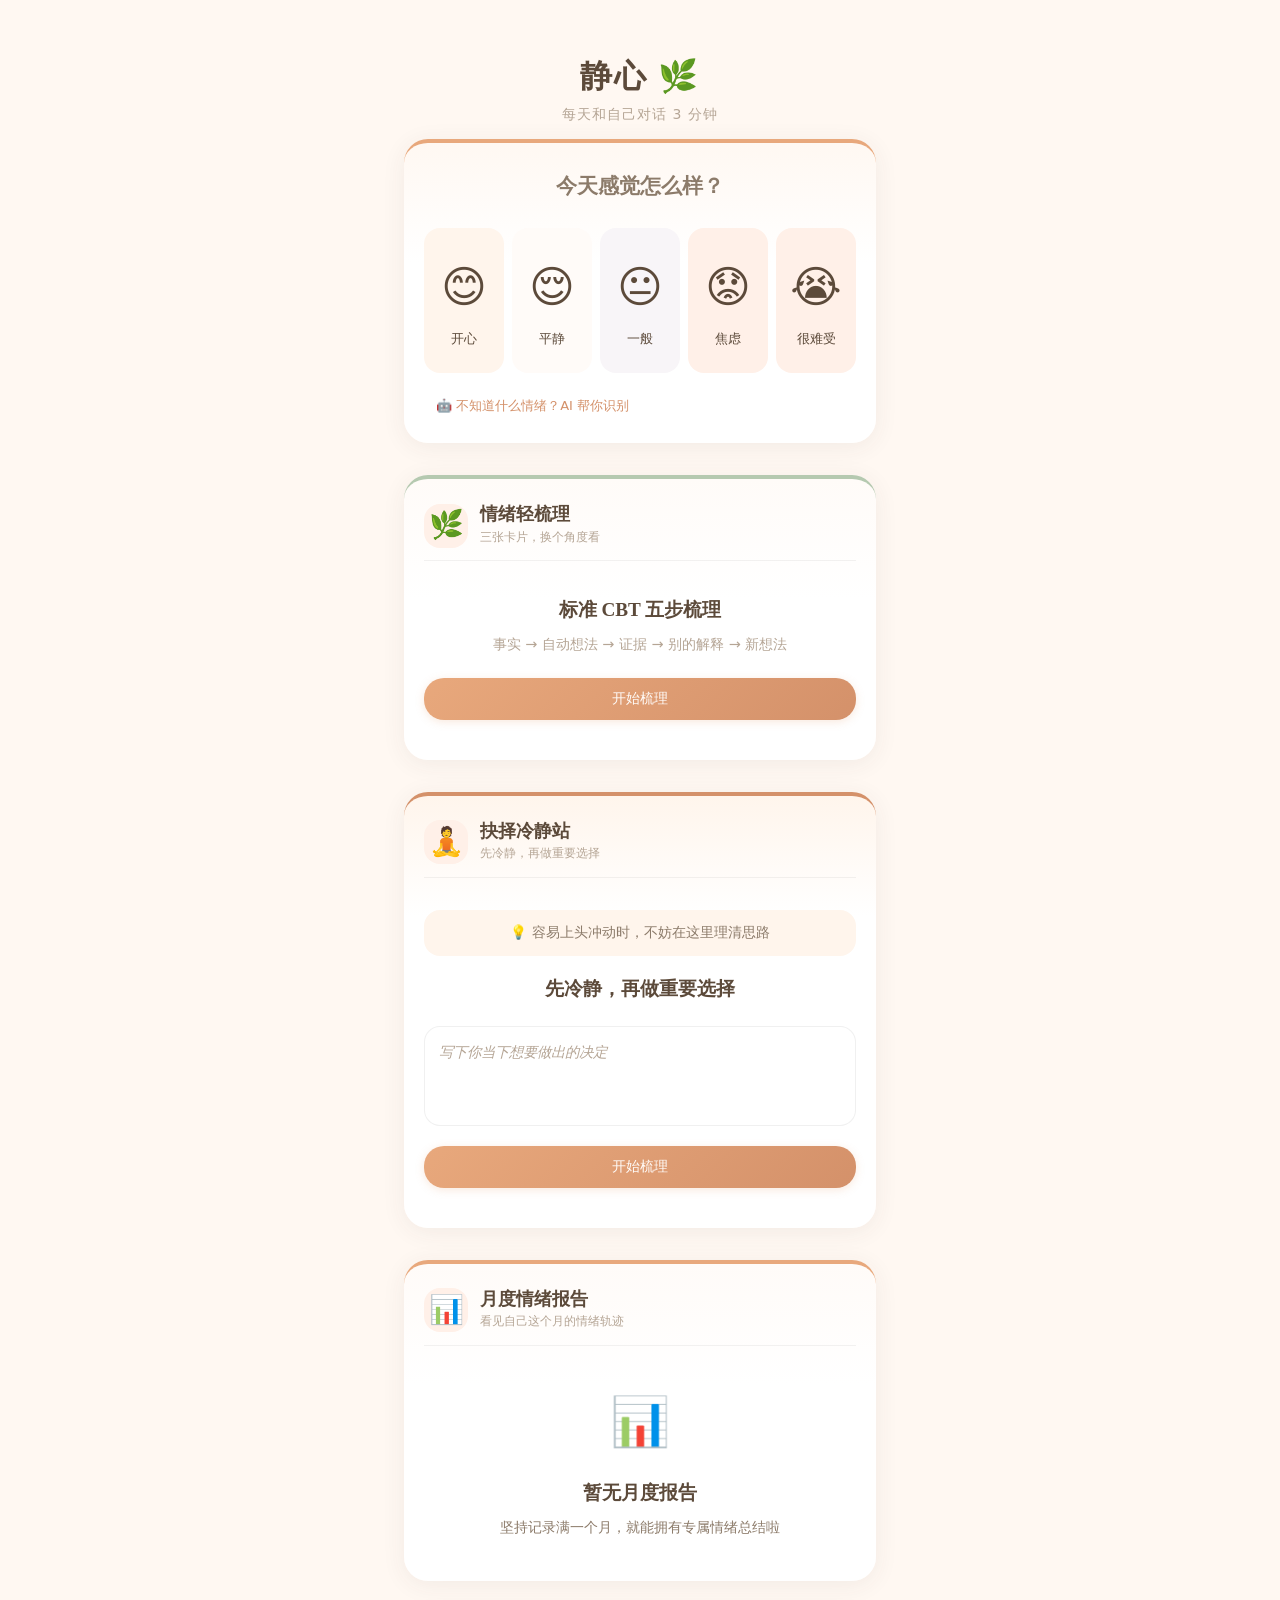
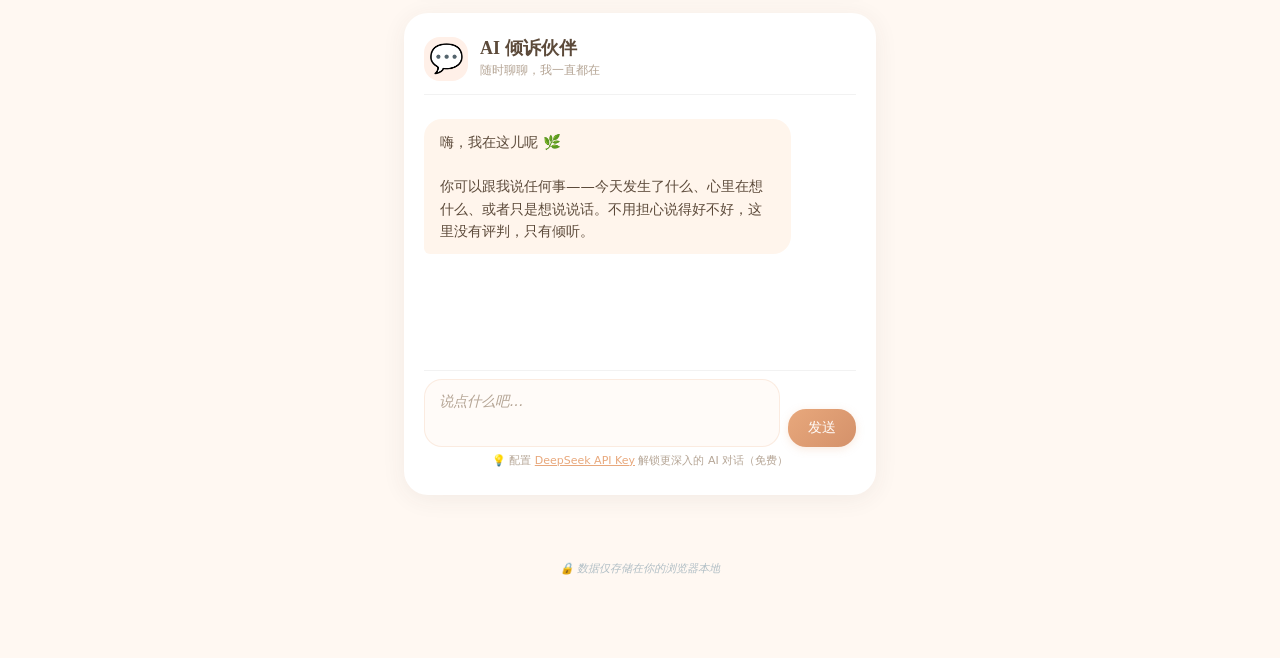
<file: index.html>
<!DOCTYPE html>
<html lang="zh-CN">
<head>
  <meta charset="UTF-8">
  <meta name="viewport" content="width=device-width, initial-scale=1.0, viewport-fit=cover">
  <meta name="apple-mobile-web-app-capable" content="yes">
  <meta name="apple-mobile-web-app-status-bar-style" content="default">
  <meta name="apple-mobile-web-app-title" content="静心">
  <meta name="mobile-web-app-capable" content="yes">
  <meta name="theme-color" content="#FFF8F0">
  <meta name="description" content="静心 — 看见焦虑，记录成长">
  <title>静心</title>

  <link rel="manifest" href="manifest.json">
  <link rel="icon" type="image/svg+xml" href="data:image/svg+xml,<svg xmlns='http://www.w3.org/2000/svg' viewBox='0 0 32 32'><circle cx='16' cy='16' r='14' fill='%23E8906A'/><text x='16' y='22' text-anchor='middle' font-size='18' fill='white'>静</text></svg>">

  <link rel="stylesheet" href="css/tokens.css?v=3">
  <link rel="stylesheet" href="css/base.css?v=3">
  <link rel="stylesheet" href="css/page.css?v=4">
  <link rel="stylesheet" href="css/features/anxiety-journal.css?v=4">
</head>
<body>

  <main id="page-container">

    <!-- ===== Page Header ===== -->
    <header class="page-header">
      <h1 class="page-title">静心 🌿</h1>
      <p class="page-subtitle">每天和自己对话 3 分钟</p>
    </header>

    <!-- ===== 今天 ===== -->
    <section class="page-card" id="view-checkin">
      <div class="card-body" id="checkin-body"></div>
    </section>

    <!-- ===== 核心二：轻量CBT ===== -->
    <section class="page-card" id="view-cbt">
      <div class="card-header">
        <span class="card-icon">🌿</span>
        <div><h2>情绪轻梳理</h2><p class="text-muted">三张卡片，换个角度看</p></div>
      </div>
      <div class="card-body" id="cbt-body"></div>
    </section>

    <!-- ===== 核心三：抉择冷静站 ===== -->
    <section class="page-card" id="view-decision">
      <div class="card-header">
        <span class="card-icon">🧘</span>
        <div><h2>抉择冷静站</h2><p class="text-muted">先冷静，再做重要选择</p></div>
      </div>
      <div class="card-body" id="decision-body"></div>
    </section>

    <!-- ===== 核心四：月度报告 ===== -->
    <section class="page-card" id="view-report">
      <div class="card-header">
        <span class="card-icon">📊</span>
        <div><h2>月度情绪报告</h2><p class="text-muted">看见自己这个月的情绪轨迹</p></div>
      </div>
      <div class="card-body" id="report-body"></div>
    </section>

    <!-- ===== AI 倾诉 ===== -->
    <section class="page-card" id="view-chat">
      <div class="card-header">
        <span class="card-icon">💬</span>
        <div><h2>AI 倾诉伙伴</h2><p class="text-muted">随时聊聊，我一直都在</p></div>
      </div>
      <div class="card-body" id="chat-body"></div>
    </section>

    <!-- ===== Footer ===== -->
    <footer class="page-footer">
      <p style="font-size:11px;color:#B0BEC5">🔒 数据仅存储在你的浏览器本地</p>
    </footer>

  </main>

  <script src="js/storage.js?v=5"></script>
  <script src="js/app.js?v=5"></script>
  <script src="js/features/checkin.js?v=5"></script>
  <script src="js/features/light-cbt.js?v=5"></script>
  <script src="js/features/decision.js?v=5"></script>
  <script src="js/features/report.js?v=5"></script>
  <script src="js/features/chat.js?v=5"></script>
  <script>
    if ('serviceWorker' in navigator) {
      navigator.serviceWorker.register('sw.js').catch(() => {});
    }
  </script>
</body>
</html>
</file>
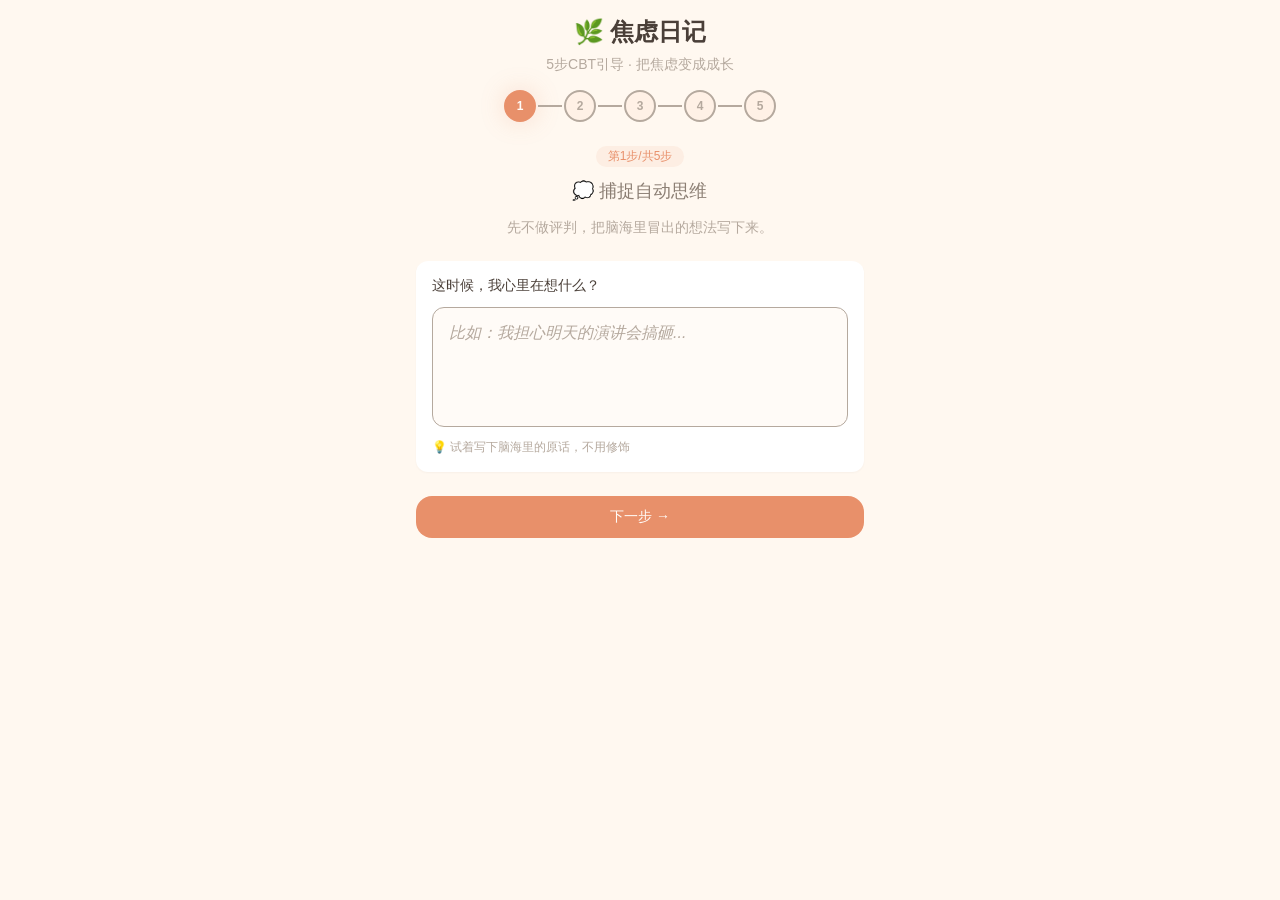
<file: anxiety.html>
<!DOCTYPE html>
<html lang="zh-CN">
<head>
<meta charset="UTF-8">
<meta name="viewport" content="width=device-width,initial-scale=1.0">
<title>焦虑日记 - 静心</title>
<style>
:root{--color-bg-primary:#FFF8F0;--color-bg-secondary:#FFF1E6;--color-bg-card:#FFFFFF;--color-bg-input:#FFFBF7;--color-accent:#E8906A;--color-accent-light:#F5C4A6;--color-accent-dark:#C5704A;--color-green:#A3B5A6;--color-green-dark:#7A8F7D;--color-text-primary:#4A3F38;--color-text-secondary:#8C7F74;--color-text-muted:#B5A99E;--color-text-inverse:#FFFBF7;--color-anxiety-low:#A3B5A6;--color-anxiety-med:#E8C96A;--color-anxiety-high:#E8906A;--color-anxiety-severe:#D4686A;--font-sans:'Segoe UI','Microsoft YaHei',sans-serif;--font-serif:'Noto Serif SC','SimSun','Georgia',serif;--font-size-xs:0.75rem;--font-size-sm:0.875rem;--font-size-base:1rem;--font-size-md:1.125rem;--font-size-lg:1.375rem;--font-size-xl:1.75rem;--font-size-xxl:2.25rem;--font-weight-normal:400;--font-weight-medium:500;--font-weight-semibold:600;--line-height-tight:1.3;--line-height-normal:1.6;--line-height-relaxed:1.8;--space-xs:0.5rem;--space-sm:0.75rem;--space-md:1rem;--space-lg:1.5rem;--space-xl:2rem;--space-xxl:3rem;--radius-sm:8px;--radius-md:12px;--radius-lg:16px;--radius-full:9999px;--shadow-xs:0 1px 2px rgba(74,63,56,0.04);--shadow-sm:0 2px 8px rgba(74,63,56,0.06);--shadow-md:0 4px 16px rgba(74,63,56,0.08);--shadow-glow-amber:0 0 24px rgba(232,144,106,0.25);--transition-fast:150ms ease;--transition-normal:300ms ease;--transition-slow:500ms ease}
*,*::before,*::after{box-sizing:border-box;margin:0;padding:0}
body{font-family:var(--font-sans);font-size:var(--font-size-base);color:var(--color-text-primary);background:var(--color-bg-primary);overflow-y:auto;padding:16px;max-width:480px;margin:0 auto}
h2{font-family:var(--font-serif);text-align:center;margin-bottom:8px}
h3{font-family:var(--font-sans);font-size:var(--font-size-md);margin-bottom:var(--space-md);color:var(--color-text-secondary);font-weight:var(--font-weight-normal)}
textarea{font-family:var(--font-sans);font-size:var(--font-size-base);color:var(--color-text-primary);background:var(--color-bg-input);border:1px solid var(--color-text-muted);border-radius:var(--radius-md);padding:var(--space-sm) var(--space-md);line-height:var(--line-height-normal);width:100%;resize:none;min-height:120px}
textarea:focus{border-color:var(--color-accent);box-shadow:0 0 0 3px rgba(232,144,106,0.12);outline:none}
::placeholder{color:var(--color-text-muted);font-style:italic}
button{font-family:var(--font-sans);font-size:var(--font-size-sm);font-weight:var(--font-weight-medium);cursor:pointer;border:none;border-radius:var(--radius-md);padding:var(--space-xs) var(--space-lg);transition:all var(--transition-fast)}
.btn-primary{background:var(--color-accent);color:var(--color-text-inverse);padding:var(--space-sm) var(--space-xl);border-radius:var(--radius-lg)}
.btn-secondary{background:transparent;color:var(--color-accent);border:1.5px solid var(--color-accent);border-radius:var(--radius-lg)}
.text-muted{color:var(--color-text-muted);font-size:var(--font-size-sm)}
.cbt-guide{text-align:center;margin-bottom:var(--space-lg)}
.step-badge{display:inline-block;font-size:var(--font-size-xs);color:var(--color-accent);background:rgba(232,144,106,0.1);padding:2px 12px;border-radius:var(--radius-full);margin-bottom:var(--space-sm)}
.cbt-explain{font-size:var(--font-size-sm);color:var(--color-text-muted)}
.cbt-card{background:var(--color-bg-card);border-radius:var(--radius-md);padding:var(--space-md);margin-bottom:var(--space-md);box-shadow:var(--shadow-xs)}
.cbt-label{display:block;font-size:var(--font-size-sm);font-weight:var(--font-weight-medium);color:var(--color-text-primary);margin-bottom:var(--space-sm)}
.cbt-hint{font-size:var(--font-size-xs);color:var(--color-text-muted);margin-top:var(--space-xs)}
.step-indicators{display:flex;align-items:center;justify-content:center;margin-bottom:var(--space-lg)}
.step{width:32px;height:32px;border-radius:50%;background:var(--color-bg-secondary);border:2px solid var(--color-text-muted);display:flex;align-items:center;justify-content:center;font-size:var(--font-size-xs);font-weight:var(--font-weight-semibold);color:var(--color-text-muted);transition:all var(--transition-normal)}
.step.active{background:var(--color-accent);border-color:var(--color-accent);color:var(--color-text-inverse);box-shadow:var(--shadow-glow-amber)}
.step.done{background:var(--color-green);border-color:var(--color-green);color:var(--color-text-inverse)}
.step-line{width:24px;height:2px;background:var(--color-text-muted);margin:0 2px;transition:background var(--transition-normal)}
.step-line.done{background:var(--color-green)}
.step-nav{display:flex;gap:var(--space-md);margin-top:var(--space-lg)}
.step-nav button{flex:1}
.anxiety-slider-container{text-align:center;padding:var(--space-sm) 0}
.anxiety-level-display{font-size:var(--font-size-xxl);font-weight:var(--font-weight-semibold);font-family:var(--font-serif);margin:var(--space-sm) 0;transition:color var(--transition-fast)}
.anxiety-slider{width:100%;-webkit-appearance:none;appearance:none;height:8px;border-radius:var(--radius-full);background:linear-gradient(to right,var(--color-anxiety-low) 0%,var(--color-anxiety-med) 33%,var(--color-anxiety-high) 66%,var(--color-anxiety-severe) 100%);outline:none}
.anxiety-slider::-webkit-slider-thumb{-webkit-appearance:none;width:28px;height:28px;border-radius:50%;background:white;border:3px solid var(--color-accent);cursor:pointer;box-shadow:var(--shadow-sm)}
.anxiety-labels{display:flex;justify-content:space-between;margin-top:var(--space-xs);font-size:var(--font-size-xs);color:var(--color-text-muted)}
.emotion-tags{display:flex;flex-wrap:wrap;gap:4px}
.emotion-tag{display:inline-block;padding:4px 12px;border-radius:var(--radius-full);font-size:var(--font-size-sm);background:var(--color-bg-secondary);color:var(--color-text-secondary);cursor:pointer;transition:all var(--transition-fast);border:1.5px solid transparent;user-select:none}
.emotion-tag.selected{background:rgba(232,144,106,0.15);color:var(--color-accent-dark);border-color:var(--color-accent-light);font-weight:var(--font-weight-medium)}
.cbt-self-note{background:linear-gradient(135deg,#FFFBF7 0%,#FFF8F0 100%);border:1px solid rgba(232,144,106,0.15)}
.self-note-header{display:flex;align-items:center;gap:var(--space-xs);font-weight:var(--font-weight-semibold);color:var(--color-accent-dark);margin-bottom:var(--space-sm)}
.self-note-textarea{min-height:200px!important;font-family:var(--font-serif);line-height:var(--line-height-relaxed);background:transparent!important;border:none!important}
.cbt-soothe-card{background:var(--color-bg-card);border-radius:var(--radius-md);padding:var(--space-lg);margin-top:var(--space-md);border-left:4px solid var(--color-accent);box-shadow:var(--shadow-xs)}
.soothe-text{font-family:var(--font-serif);font-size:var(--font-size-md);color:var(--color-text-primary);line-height:var(--line-height-relaxed);font-style:italic}
.completion-card{text-align:center;padding:var(--space-xxl) var(--space-md);background:var(--color-bg-secondary);border-radius:var(--radius-lg)}
.completion-icon{font-size:56px;margin-bottom:var(--space-md)}
.completion-card h3{font-family:var(--font-serif);color:var(--color-green-dark)}
.completion-quote{margin-top:var(--space-lg);padding:var(--space-md);background:white;border-radius:var(--radius-md);display:inline-block}
.completion-quote p{font-family:var(--font-serif);font-style:italic;color:var(--color-accent-dark)}
.fade-in{animation:fadeIn var(--transition-normal) ease forwards}
@keyframes fadeIn{from{opacity:0;transform:translateY(8px)}to{opacity:1;transform:translateY(0)}}
.analysis-card{border-left:4px solid var(--color-accent)!important}
.analysis-header{display:flex;align-items:center;gap:8px;margin-bottom:4px}
.analysis-icon{font-size:20px}.analysis-name{font-weight:600;font-size:15px;color:var(--color-accent-dark)}
.analysis-desc{font-size:13px;color:var(--color-text-secondary);margin-bottom:4px}
.analysis-explain{font-size:12px;color:var(--color-green-dark)}
</style>
</head>
<body>

<h2>🌿 焦虑日记</h2>
<p class="text-muted" style="text-align:center;margin-bottom:16px">5步CBT引导 · 把焦虑变成成长</p>

<div class="step-indicators" id="steps">
  <div class="step active"><span>1</span></div><div class="step-line"></div>
  <div class="step"><span>2</span></div><div class="step-line"></div>
  <div class="step"><span>3</span></div><div class="step-line"></div>
  <div class="step"><span>4</span></div><div class="step-line"></div>
  <div class="step"><span>5</span></div>
</div>

<div id="content"></div>
<div class="step-nav" id="nav"></div>

<script>
// ===== DATA =====
const EMOTIONS = ['焦虑','恐惧','担忧','烦躁','不安','无助','沮丧','愤怒','自责','疲惫','孤独','迷茫','自卑','紧张','失落'];
const SOOTHE = {
  1:'轻轻的波动。你已经有了觉察，这就是成长的开始。',
  2:'小小的不安。你完全有能力把它变成前行的动力。',
  3:'轻微的焦虑是成长的信号。它在提醒你什么对你重要。',
  4:'这些情绪是你内心深处在乎的东西在说话。听一听，然后往前走。',
  5:'这种不舒服其实是你在突破舒适区。回头看时会感谢现在的自己。',
  6:'你的感受很重要，但它不定义你。每一次面对，你都在变强。',
  7:'真的很难，但你在这里面对它，这本身就证明了你有多勇敢。',
  8:'痛苦是暂时的，而你从中获得的力量是永久的。',
  9:'我知道这很难。你比自己想象的更坚韧，这次经历会让你成长。',
  10:'这是最不舒服的时刻，也是最大的成长机会。你已经迈出了最重要的一步。'
};
const QUOTES = ['使你成长的不是焦虑本身，而是你选择面对它的勇气。','每一次不舒服，都是成长的信号。你在变好。','回头看时你会发现：这些经历让你更了解自己。','你不是在逃避，你是在学习。这就是成长。','今天比昨天多了解自己一点，这就是胜利。'];

// ===== STATE =====
let step = 1;
const TOTAL = 5;
const data = { worry:'', anxietyLevel:5, emotions:[], evidence:{forThought:'',againstThought:'',alternatives:'',factVsFeeling:'',observerView:''}, reframe:{balancedThought:'',actionPlan:'',growthInsight:'',futureSelf:'',friendAdvice:'',aiAnalysis:''}, _selfNote:'' };

// ===== HELPERS =====
const $ = id => document.getElementById(id);
const esc = s => { const d=document.createElement('div'); d.textContent=s||''; return d.innerHTML; };
const colors = l => ({1:'var(--color-anxiety-low)',2:'var(--color-anxiety-low)',3:'var(--color-anxiety-low)',4:'var(--color-anxiety-med)',5:'var(--color-anxiety-med)',6:'var(--color-anxiety-med)',7:'var(--color-anxiety-high)',8:'var(--color-anxiety-high)',9:'var(--color-anxiety-severe)',10:'var(--color-anxiety-severe)'})[l];

// ===== 认知扭曲分析引擎 =====
function analyzeDistortions(text) {
  if (!text || text.length < 5) return [];
  const found = [];
  const patterns = [
    { name: '灾难化', icon: '🌪️', desc: '把事情的后果想得比实际情况严重得多', explain: '你的大脑正在放大最坏的可能性。试着问自己：最坏情况真的会发生吗？概率有多大？', rules: [/完蛋|毁了|完了|无法承受|活不下去|最可怕|极其严重/] },
    { name: '读心术', icon: '🔮', desc: '假设自己知道别人在想什么（通常是负面的）', explain: '你无法真正知道别人心里怎么想。与其猜测，不如直接沟通，或者接受"不确定"本身。', rules: [/TA.{0,3}(一定|肯定|绝对|必然|就是)/, /(觉得我|认为我|看我|讨厌我|嫌弃我|笑话我)/] },
    { name: '非黑即白', icon: '⚫⚪', desc: '把事情看成非好即坏，没有中间地带', explain: '现实世界大多数事情在灰色地带。不完美≠失败，有缺点≠不够好。', rules: [/必须|绝对要|否则就|要么.*要么|不.*就/] },
    { name: '过度概括', icon: '🔁', desc: '从单一事件得出广泛结论', explain: '一次不代表永远，一件事不代表全部。试着限定在具体情境中看问题。', rules: [/总是|从来不|每次|从来没|回回|一辈子/] },
    { name: '情绪推理', icon: '💭', desc: '把感受当作事实："我感觉不好，所以事情一定很糟"', explain: '感受不等于事实。焦虑是一种情绪，不是对现实的准确判断。', rules: [/我感觉.{0,5}(所以|一定|肯定)|我害怕.{0,5}所以|我焦虑.{0,5}所以/] },
    { name: '个人化', icon: '🎯', desc: '把所有责任都归咎于自己', explain: '很多事情不是单方面的。试着分清你的责任和别人的责任，把不属于你的那部分还回去。', rules: [/都是我|怪我|是我的错|我不够|我不配|我太差/] },
    { name: '负面过滤', icon: '🔍', desc: '只看到负面信息，忽略积极因素', explain: '你的注意力被焦虑劫持了。试着刻意找出三个积极的信号或可能。', rules: [/只看到|全都是坏的|一点好的都没有|完全没有|什么都没有/] },
  ];

  for (const p of patterns) {
    let matched = false;
    for (const rule of p.rules) {
      if (rule.test(text)) { matched = true; break; }
    }
    if (matched) found.push(p);
  }
  return found;
}

function updateSteps(){
  document.querySelectorAll('#steps .step').forEach((s,i)=>{
    s.classList.remove('active','done');
    if(i+1<step) s.classList.add('done');
    if(i+1===step) s.classList.add('active');
  });
  document.querySelectorAll('.step-line').forEach((l,i)=>{ l.classList.toggle('done',i+1<step); });
}

function renderNav(){
  if(step==='3.5') return; // 分析页自己处理按钮
  let h='';
  if(step>1) h+=`<button class="btn-secondary" id="btn-prev">← 上一步</button>`;
  if(step<TOTAL) h+=`<button class="btn-primary" id="btn-next" style="margin-left:auto">下一步 →</button>`;
  else h+=`<button class="btn-primary" id="btn-save" style="margin-left:auto">💾 保存</button>`;
  $('nav').innerHTML=h;
  const pb=$('btn-prev'), nb=$('btn-next'), sb=$('btn-save');
  if(pb) pb.onclick=()=>{ step--; render(); };
  if(nb) nb.onclick=()=>{ if(step===3){step='3.5'}else{step++}; render(); };
  if(sb) sb.onclick=save;
}

// ===== RENDER =====
function render(){
  updateSteps();
  switch(step){
    case 1: // 自动思维
      $('content').innerHTML=`
        <div class="cbt-guide"><span class="step-badge">第1步/共5步</span><h3>💭 捕捉自动思维</h3><p class="cbt-explain">先不做评判，把脑海里冒出的想法写下来。</p></div>
        <div class="cbt-card"><label class="cbt-label">这时候，我心里在想什么？</label>
        <textarea id="inp-worry" placeholder="比如：我担心明天的演讲会搞砸...">${esc(data.worry)}</textarea>
        <p class="cbt-hint">💡 试着写下脑海里的原话，不用修饰</p></div>`;
      $('inp-worry').oninput=e=>{ data.worry=e.target.value; };
      break;
    case 2: // 情绪识别
      const tags=EMOTIONS.map(em=>`<span class="emotion-tag${data.emotions.includes(em)?' selected':''}" data-em="${em}">${em}</span>`).join('');
      $('content').innerHTML=`
        <div class="cbt-guide"><span class="step-badge">第2步/共5步</span><h3>🎯 识别情绪</h3><p class="cbt-explain">给情绪命名，帮助大脑从"混乱"切换到"观察"。</p></div>
        <div class="cbt-card"><label class="cbt-label">这种焦虑有多强烈？</label>
        <div class="anxiety-slider-container"><div class="anxiety-level-display" style="color:${colors(data.anxietyLevel)}">${data.anxietyLevel}</div>
        <input type="range" min="1" max="10" value="${data.anxietyLevel}" class="anxiety-slider" id="inp-level">
        <div class="anxiety-labels"><span>一点点</span><span>无法承受</span></div></div></div>
        <div class="cbt-card"><label class="cbt-label">我感受到了哪些情绪？（可多选）</label>
        <div class="emotion-tags" id="emotion-tags">${tags}</div>
        <p class="cbt-hint" id="emotion-hint">${data.emotions.length>0?'已选 '+data.emotions.length+' 个':'💡 点击标签选择'}</p></div>`;
      $('inp-level').oninput=e=>{ data.anxietyLevel=parseInt(e.target.value); document.querySelector('.anxiety-level-display').textContent=data.anxietyLevel; document.querySelector('.anxiety-level-display').style.color=colors(data.anxietyLevel); };
      document.querySelectorAll('.emotion-tag').forEach(t=>{ t.onclick=()=>{ const em=t.dataset.em; const i=data.emotions.indexOf(em); if(i>=0){data.emotions.splice(i,1);t.classList.remove('selected')}else{data.emotions.push(em);t.classList.add('selected')}; const h=$('emotion-hint'); if(h)h.textContent=data.emotions.length>0?'已选 '+data.emotions.length+' 个':'💡 点击标签选择'; }; });
      break;
    case 3: // 客观分析（增强版）
      const w=data.worry?data.worry.substring(0,40)+'...':'这个想法';
      $('content').innerHTML=`
        <div class="cbt-guide"><span class="step-badge">第3步/共5步</span><h3>🔍 客观分析</h3><p class="cbt-explain">像一个冷静的侦探，不带情绪地审视「${w}」</p></div>

        <div class="cbt-card"><label class="cbt-label">📋 支持这个想法的证据有哪些？（只写客观事实，不写感受）</label><textarea id="inp-for" placeholder="比如：确实有一次类似的事情发生了。老板的确皱了一下眉头。">${esc(data.evidence.forThought)}</textarea></div>

        <div class="cbt-card"><label class="cbt-label">❌ 反对这个想法的证据有哪些？</label><textarea id="inp-against" placeholder="比如：之前五次类似情况都顺利通过了。老板今天对所有方案都皱了眉，不是针对我。">${esc(data.evidence.againstThought)}</textarea></div>

        <div class="cbt-card"><label class="cbt-label">🔄 这件事还有其他可能的解释吗？</label><textarea id="inp-alt" placeholder="比如：TA没回复可能是太忙了，不一定是讨厌我。面试官表情严肃可能只是累了。">${esc(data.evidence.alternatives)}</textarea></div>

        <div class="cbt-card" style="background:linear-gradient(135deg,#FFFBF7,rgba(163,181,166,0.06));border:1px solid rgba(163,181,166,0.15)"><label class="cbt-label">🏛️ 区分一下：哪些是客观事实，哪些是我的感受/猜测？</label><textarea id="inp-fact" placeholder="事实：TA没有回复我的消息。&#10;我的感受/猜测：TA讨厌我，故意不理我。&#10;&#10;把事实和猜测分开，往往能发现很多猜测缺乏证据。">${esc(data.evidence.factVsFeeling)}</textarea></div>

        <div class="cbt-card" style="background:linear-gradient(135deg,#FFFBF7,rgba(163,181,166,0.06));border:1px solid rgba(163,181,166,0.15)"><label class="cbt-label">👁️ 一个完全不了解我的旁观者，看到这些事实会得出什么结论？</label><textarea id="inp-observer" placeholder="如果是一个路人看到同样的信息，TA会怎么想？&#10;旁观者往往比我们自己更客观。">${esc(data.evidence.observerView)}</textarea><p class="cbt-hint">💡 这一步帮你跳出自己的情绪漩涡，看到更客观的画面</p></div>`;
      $('inp-for').oninput=e=>{data.evidence.forThought=e.target.value};
      $('inp-against').oninput=e=>{data.evidence.againstThought=e.target.value};
      $('inp-alt').oninput=e=>{data.evidence.alternatives=e.target.value};
      $('inp-fact').oninput=e=>{data.evidence.factVsFeeling=e.target.value};
      $('inp-observer').oninput=e=>{data.evidence.observerView=e.target.value};
      break;
    case '3.5': // 分析结果（步骤3完成后自动展示）
      const distortions=analyzeDistortions(data.worry);
      data._distortions=distortions;
      if(distortions.length>0){
        $('content').innerHTML=`
          <div class="cbt-guide"><span class="step-badge">✨ 自动分析</span><h3>🧠 检测到可能的思维模式</h3><p class="cbt-explain">根据你写下的内容，发现以下常见的思维陷阱（仅供参考）</p></div>
          ${distortions.map(d=>`
            <div class="cbt-card analysis-card fade-in" style="border-left:4px solid var(--color-accent)">
              <div class="analysis-header"><span class="analysis-icon">${d.icon}</span><span class="analysis-name">${d.name}</span></div>
              <p class="analysis-desc">${d.desc}</p>
              <p class="analysis-explain">💡 ${d.explain}</p>
            </div>
          `).join('')}
          <div class="cbt-card" style="background:var(--color-bg-secondary);text-align:center">
            <p style="font-size:14px;color:var(--color-text-secondary)">这些模式是大脑的"快捷方式"——它们曾经保护过我们，但现在可能帮倒忙了。<br><br>识别它们，就是改变的第一步。🌱</p>
          </div>`;
      } else {
        $('content').innerHTML=`
          <div class="cbt-guide"><span class="step-badge">✨ 自动分析</span><h3>🧠 思维模式分析</h3><p class="cbt-explain">未检测到明显的思维陷阱模式——你的想法似乎比较平衡。</p></div>
          <div class="cbt-card" style="background:var(--color-bg-secondary);text-align:center">
            <p style="font-size:14px;color:var(--color-green-dark)">👍 很好！你描述的方式比较客观。但没关系，后面的步骤一样能帮助你梳理思路。</p>
          </div>`;
      }
      $('nav').innerHTML=`
        <button class="btn-secondary" id="btn-prev" style="flex:1">← 返回修改</button>
        <button class="btn-primary" id="btn-next" style="flex:1">继续下一步 →</button>`;
      $('btn-prev').onclick=()=>{step=3;render();};
      $('btn-next').onclick=()=>{step=4;render();};
      $('content').scrollIntoView({behavior:'smooth'});
      break;
    case 4: // 重构+成长（增强版 + AI直接分析）
      const aiMessages=[{role:'system',content:'你是一位温暖、专业的认知行为治疗师。用中文回复，300字以内，像朋友一样说话。'},{role:'user',content:`请帮我客观分析：

【焦虑的事】${data.worry||'未填写'}
【情绪】${data.emotions.length>0?data.emotions.join('、'):'焦虑'} | 强度${data.anxietyLevel}/10
【支持证据】${data.evidence.forThought||'无'}
【反对证据】${data.evidence.againstThought||'无'}
【其他解释】${data.evidence.alternatives||'无'}
【事实vs感受】${data.evidence.factVsFeeling||'无'}

从以下维度分析：
1. 哪些是事实、哪些是过度解读？
2. 有没有更客观的解释？
3. 如果是朋友这样想，怎么开导TA？
4. 给一个具体可行的下一步建议。`}];

      $('content').innerHTML=`
        <div class="cbt-guide"><span class="step-badge">第4步/共5步</span><h3>🪞 重构认知 & 找到成长</h3><p class="cbt-explain">AI 先帮你客观分析，然后你再深入思考。</p></div>

        <div class="cbt-card" style="background:linear-gradient(135deg,rgba(142,124,195,0.06),rgba(142,124,195,0.02));border:1px solid rgba(142,124,195,0.2)">
          <div style="display:flex;align-items:center;gap:8px;margin-bottom:8px">
            <span style="font-size:24px">🤖</span>
            <span style="font-weight:600;font-size:15px;color:#6B5B9A">AI 客观分析</span>
          </div>
          <div id="ai-config-area" style="${localStorage.getItem('ds_api_key')?'display:none':''}">
            <p style="font-size:13px;color:var(--color-text-muted);margin-bottom:8px">首次使用需配置 DeepSeek API Key（<a href="https://platform.deepseek.com/api_keys" target="_blank" style="color:var(--color-accent)">免费获取</a>，存在浏览器本地）</p>
            <input id="inp-apikey" type="password" placeholder="粘贴 DeepSeek API Key..." style="margin-bottom:8px;font-size:13px">
            <button class="btn-primary" id="btn-save-key" style="width:100%;margin-bottom:8px;font-size:13px">💾 保存密钥</button>
          </div>
          <button class="btn-primary" id="btn-ai-analyze" style="width:100%;margin-bottom:8px;background:linear-gradient(135deg,#6B5B9A,#8B7BBA);font-size:14px">🤖 AI 帮我客观分析</button>
          <div id="ai-loading" style="display:none;text-align:center;padding:20px"><span style="color:var(--color-accent)">AI 正在分析...</span></div>
          <textarea id="inp-ai" placeholder="AI 分析结果会出现在这里..." style="min-height:140px;background:white;border-color:rgba(142,124,195,0.2)">${esc(data.reframe.aiAnalysis||'')}</textarea>
        </div>

        <div class="cbt-card"><label class="cbt-label">⚖️ 综合所有分析，一个更平衡、更现实的想法是什么？</label><textarea id="inp-balanced" placeholder="把证据和AI分析结合起来，写出一个更客观的想法...">${esc(data.reframe.balancedThought)}</textarea></div>

        <div class="cbt-card"><label class="cbt-label">🚶 我现在可以做的一个微小行动是什么？</label><textarea id="inp-action" placeholder="不需要解决所有问题，只需一个具体可操作的小步骤...">${esc(data.reframe.actionPlan)}</textarea></div>

        <div class="cbt-card" style="background:linear-gradient(135deg,#FFFBF7,rgba(163,181,166,0.08));border:1px solid rgba(163,181,166,0.2)"><label class="cbt-label">🌱 这次经历想教会我什么？我能获得什么成长？</label><textarea id="inp-growth" placeholder="焦虑常常是一面镜子...比如：「这件事在提醒我要更多相信自己的价值，而不是把自我评价建立在别人的反应上。」">${esc(data.reframe.growthInsight)}</textarea></div>

        <div class="cbt-card"><label class="cbt-label">🗓️ 三个月后回头看这件事，我会怎么评价它？它还重要吗？</label><textarea id="inp-future" placeholder="想象三个月后的自己，已经走过了这段时间...那时的我会怎么看待今天这件事？">${esc(data.reframe.futureSelf)}</textarea><p class="cbt-hint">💡 时间是最好的滤镜。大部分现在让我们焦虑的事，三个月后都不算什么。</p></div>

        <div class="cbt-card"><label class="cbt-label">👫 如果是我最好的朋友遇到同样的事，我会对TA说什么？</label><textarea id="inp-friend" placeholder="我们通常对朋友比对自己更温柔、更理性...把对朋友说的话，说给自己听。">${esc(data.reframe.friendAdvice)}</textarea><p class="cbt-hint">💡 你给朋友的建议，往往也是你自己最需要的。</p></div>`;
      $('inp-balanced').oninput=e=>{data.reframe.balancedThought=e.target.value};
      $('inp-action').oninput=e=>{data.reframe.actionPlan=e.target.value};
      $('inp-growth').oninput=e=>{data.reframe.growthInsight=e.target.value};
      $('inp-future').oninput=e=>{data.reframe.futureSelf=e.target.value};
      $('inp-friend').oninput=e=>{data.reframe.friendAdvice=e.target.value};
      $('inp-ai').oninput=e=>{data.reframe.aiAnalysis=e.target.value};
      // API Key 保存
      $('btn-save-key').onclick=()=>{
        const key=$('inp-apikey').value.trim();
        if(key){localStorage.setItem('ds_api_key',key);$('ai-config-area').style.display='none';$('btn-save-key').textContent='✅ 已保存'}
      };
      // 直接调用 AI 分析
      $('btn-ai-analyze').onclick=async()=>{
        const apiKey=localStorage.getItem('ds_api_key');
        if(!apiKey){$('ai-config-area').style.display='block';$('inp-apikey').focus();return}
        $('btn-ai-analyze').disabled=true;$('btn-ai-analyze').textContent='⏳ 分析中...';$('ai-loading').style.display='block';
        try{
          const resp=await fetch('https://api.deepseek.com/chat/completions',{method:'POST',headers:{'Content-Type':'application/json','Authorization':'Bearer '+apiKey},body:JSON.stringify({model:'deepseek-chat',messages:aiMessages,max_tokens:500,temperature:0.7})});
          const json=await resp.json();
          if(json.choices&&json.choices[0]){const result=json.choices[0].message.content;$('inp-ai').value=result;data.reframe.aiAnalysis=result}
          else{alert('API 错误：'+(json.error?.message||'未知错误，请检查 API Key'))}
        }catch(e){alert('请求失败：'+e.message+'\n\n请检查网络连接')}
        $('btn-ai-analyze').disabled=false;$('btn-ai-analyze').textContent='🤖 AI 帮我客观分析';$('ai-loading').style.display='none';
      };
      break;
    case 5: // 给自己的信
      const soothe=SOOTHE[data.anxietyLevel]||SOOTHE[5];
      const q=QUOTES[Math.floor(Math.random()*QUOTES.length)];
      const dists=data._distortions||[];
      const analysisBlock=dists.length>0?[
        '🧠 自动分析：我发现了这些思维模式：','',
        ...dists.map(d=>'   '+d.icon+' '+d.name+'：'+d.desc),'',
        '   识别它们就是改变的第一步。它们不是我的错，只是大脑的旧习惯。','',''
      ]:[];

      const note=[
        '亲爱的自己，','',
        '我看到了你因为「'+(data.worry||'一些事情').substring(0,50)+'」而感到'+(data.emotions.length>0?data.emotions.join('、'):'各种复杂的情绪')+'。你的感受是真实的，不需要否定它们。','',
        ...analysisBlock,
        ...(data.reframe.aiAnalysis?['🤖 AI 的客观分析：','',data.reframe.aiAnalysis.substring(0,300),'','']:[]),
        '🔍 我自己客观来看：',
        '   事实 vs 感受：'+(data.evidence.factVsFeeling||'我区分了事实和猜测，发现很多担心其实没有确凿证据').substring(0,90),'',
        '   旁观者视角：'+(data.evidence.observerView||'一个局外人可能会看到比我想象中更温和的画面').substring(0,90),'','',
        '⚖️ 更平衡的想法：'+(data.reframe.balancedThought||'我需要给自己多一点时间和空间').substring(0,100),'','',
        '🚶 我的一小步：'+(data.reframe.actionPlan||'先深呼吸，照顾好自己').substring(0,80),'','',
        '🗓️ 三个月后回看：'+(data.reframe.futureSelf||'到那时候，这件事可能已经不重要了').substring(0,90),'','',
        '👫 对朋友说的话（也是对自己说的）：'+(data.reframe.friendAdvice||'宝贝，你已经做得很好了，这件事没有你想的那么严重').substring(0,90),'','',
        '🌱 成长：'+(data.reframe.growthInsight||'我正在学习更好地照顾自己').substring(0,100),'','',
        '最后：'+soothe,'','',
        '我会越来越好。','',
        '—— '+q
      ].join('\n');
      data._selfNote=note;
      $('content').innerHTML=`
        <div class="cbt-guide"><span class="step-badge">第5步/共5步</span><h3>💌 给自己的话</h3><p class="cbt-explain">根据你刚才的探索，这是写给你自己的一封信。</p></div>
        <div class="cbt-card cbt-self-note"><div class="self-note-header">💌 给自己的一封信</div>
        <textarea id="inp-note" class="self-note-textarea">${esc(note)}</textarea>
        <p class="cbt-hint">💡 可以修改后保存，以后回看会很有力量</p></div>
        <div class="cbt-soothe-card"><p class="soothe-text">${soothe}</p></div>`;
      $('inp-note').oninput=e=>{data._selfNote=e.target.value};
      break;
  }
  renderNav();
  $('content').scrollIntoView({behavior:'smooth'});
}

function save(){
  // Save to localStorage
  const entries=JSON.parse(localStorage.getItem('anxiety-journal')||'[]');
  entries.unshift({
    id:'anx_'+Date.now().toString(36),
    worry:data.worry, anxietyLevel:data.anxietyLevel, emotions:[...data.emotions],
    evidence:{...data.evidence}, reframe:{...data.reframe},
    selfNote:data._selfNote, createdAt:new Date().toISOString()
  });
  localStorage.setItem('anxiety-journal',JSON.stringify(entries));

  const q=QUOTES[Math.floor(Math.random()*QUOTES.length)];
  $('content').innerHTML=`
    <div class="completion-card fade-in"><div class="completion-icon">🌱</div>
    <h3>你又成长了一点</h3>
    <p style="margin:8px 0;color:var(--color-text-secondary)">觉察 → 面对 → 客观分析 → 重构认知 → 获得成长</p>
    <div class="completion-quote"><p>"${q}"</p></div></div>`;
  $('nav').innerHTML=`<button class="btn-primary" id="btn-new" style="width:100%">写新的 →</button>`;
  $('btn-new').onclick=resetForm;
}

function resetForm(){
  step=1;
  Object.assign(data,{worry:'',anxietyLevel:5,emotions:[],evidence:{forThought:'',againstThought:'',alternatives:'',factVsFeeling:'',observerView:''},reframe:{balancedThought:'',actionPlan:'',growthInsight:'',futureSelf:'',friendAdvice:'',aiAnalysis:''},_selfNote:''});
  render();
}

// Start
render();
</script>
</body>
</html>
</file>
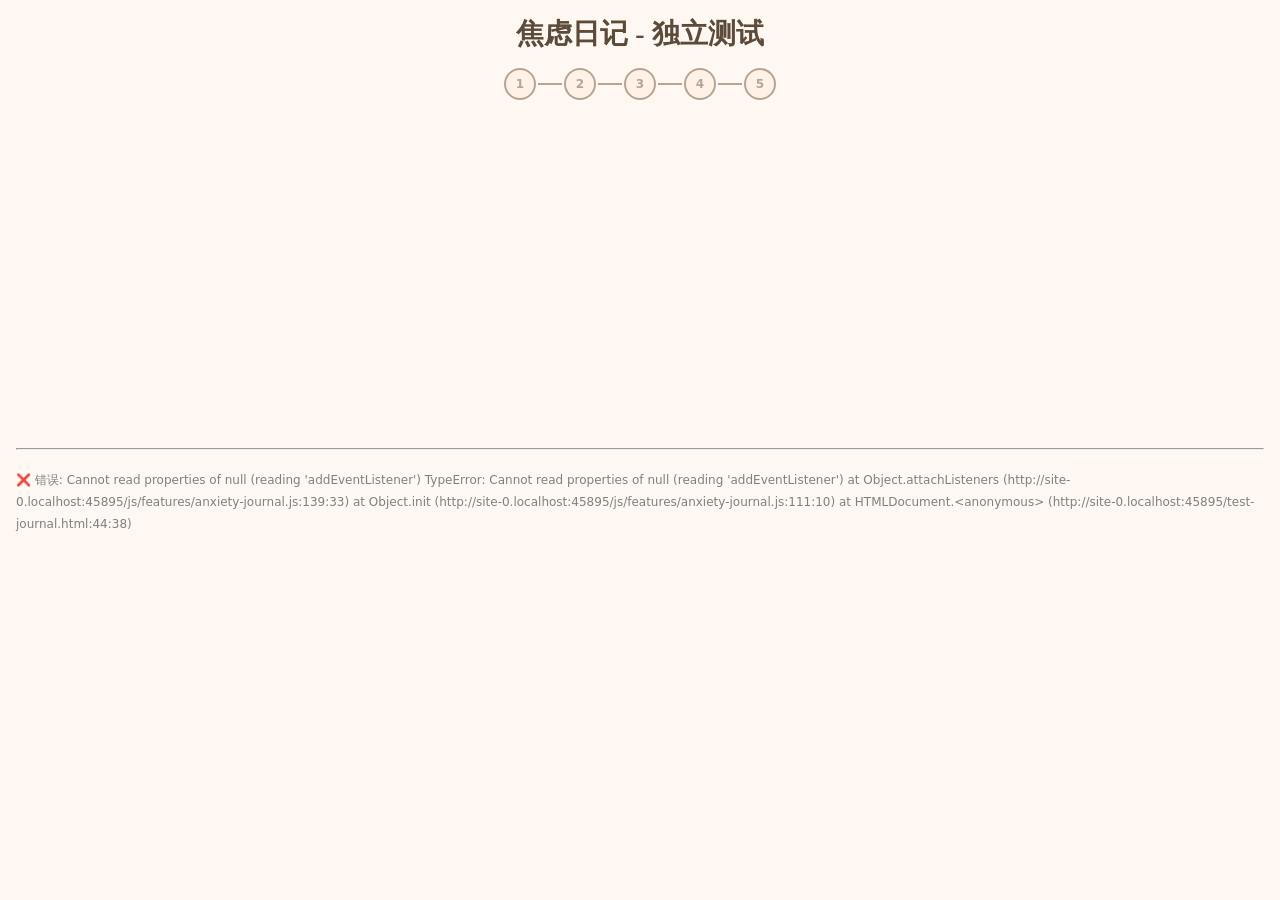
<file: test-journal.html>
<!DOCTYPE html>
<html lang="zh-CN">
<head>
  <meta charset="UTF-8">
  <meta name="viewport" content="width=device-width, initial-scale=1.0">
  <title>焦虑日记测试</title>
  <link rel="stylesheet" href="css/tokens.css">
  <link rel="stylesheet" href="css/base.css">
  <link rel="stylesheet" href="css/features/anxiety-journal.css">
  <style>
    body { overflow-y: auto !important; padding: 16px; }
    .view { display: block !important; }
  </style>
</head>
<body>
  <h2 style="text-align:center;margin-bottom:16px;">焦虑日记 - 独立测试</h2>

  <div class="step-indicators" id="anxiety-steps">
    <div class="step active" data-step="1"><span>1</span></div>
    <div class="step-line"></div>
    <div class="step" data-step="2"><span>2</span></div>
    <div class="step-line"></div>
    <div class="step" data-step="3"><span>3</span></div>
    <div class="step-line"></div>
    <div class="step" data-step="4"><span>4</span></div>
    <div class="step-line"></div>
    <div class="step" data-step="5"><span>5</span></div>
  </div>

  <div class="step-content" id="anxiety-step-content"></div>
  <div class="step-nav" id="anxiety-step-nav"></div>

  <hr style="margin:20px 0;">
  <p id="debug-info" style="font-size:12px;color:gray;"></p>

  <script src="js/storage.js"></script>
  <script src="js/features/anxiety-journal.js"></script>
  <script>
    // 手动初始化
    document.addEventListener('DOMContentLoaded', async () => {
      const dbg = document.getElementById('debug-info');
      try {
        dbg.textContent = '开始初始化...';
        await JingXin.AnxietyJournal.init();
        dbg.textContent = '✅ 初始化成功！当前步骤: ' + JingXin.AnxietyJournal.currentStep;
      } catch(e) {
        dbg.textContent = '❌ 错误: ' + e.message + '\n' + e.stack;
      }
    });
  </script>
</body>
</html>
</file>
<file: css/tokens.css>
/* ============================================
   静心 — Design Tokens (奶油温柔系)
   ============================================ */

:root {
  /* --- Cream warm palette --- */
  --color-bg-primary:       #FFF8F2;
  --color-bg-secondary:     #FFF0E8;
  --color-bg-card:          #FFFFFF;
  --color-bg-input:         #FFFBF8;

  /* Warm peach/rose accents */
  --color-accent:           #E8A87C;
  --color-accent-light:     #F5CFB0;
  --color-accent-dark:      #D4916A;

  /* Sage green */
  --color-green:            #B5C9B0;
  --color-green-light:      #D3E0CF;
  --color-green-dark:       #8FA889;

  /* Text — warm brown tones */
  --color-text-primary:     #5C4A3A;
  --color-text-secondary:   #8C7B6A;
  --color-text-muted:       #B5A595;
  --color-text-inverse:     #FFFBF8;

  /* Mood levels — warm gradient */
  --color-anxiety-low:      #B5C9B0;    /* 1-3: sage */
  --color-anxiety-med:      #E8CF8C;    /* 4-6: warm gold */
  --color-anxiety-high:     #E8A87C;    /* 7-8: peach */
  --color-anxiety-severe:   #D48C8C;    /* 9-10: soft rose */

  /* --- Typography --- */
  --font-sans:  'Segoe UI', 'Microsoft YaHei', system-ui, -apple-system, sans-serif;
  --font-serif: 'Noto Serif SC', 'SimSun', 'STSong', 'Georgia', serif;

  --font-size-xs:   0.75rem;
  --font-size-sm:   0.875rem;
  --font-size-base: 1rem;
  --font-size-md:   1.125rem;
  --font-size-lg:   1.375rem;
  --font-size-xl:   1.75rem;
  --font-size-xxl:  2.25rem;

  --font-weight-normal:   400;
  --font-weight-medium:   500;
  --font-weight-semibold: 600;

  --line-height-tight:   1.3;
  --line-height-normal:  1.6;
  --line-height-relaxed: 1.8;

  /* --- Spacing --- */
  --space-xxs:  0.25rem;
  --space-xs:   0.5rem;
  --space-sm:   0.75rem;
  --space-md:   1rem;
  --space-lg:   1.5rem;
  --space-xl:   2rem;
  --space-xxl:  3rem;

  /* --- Border Radius (larger, softer) --- */
  --radius-sm:   12px;
  --radius-md:   16px;
  --radius-lg:   20px;
  --radius-xl:   28px;
  --radius-full: 9999px;

  /* --- Shadows (softer) --- */
  --shadow-xs:  0 1px 3px rgba(92, 74, 58, 0.04);
  --shadow-sm:  0 2px 8px rgba(92, 74, 58, 0.05);
  --shadow-md:  0 4px 20px rgba(92, 74, 58, 0.07);
  --shadow-card: 0 2px 12px rgba(92, 74, 58, 0.05);

  /* --- Transitions (gentler) --- */
  --transition-fast:   200ms cubic-bezier(0.4,0,0.2,1);
  --transition-normal: 350ms cubic-bezier(0.4,0,0.2,1);
  --transition-slow:   600ms cubic-bezier(0.4,0,0.2,1);

  /* --- Layout --- */
  --tab-bar-height: 64px;
  --view-padding: var(--space-lg);
}
</file>
<file: css/base.css>
/* ============================================
   静心 (Calm Mind) — Base Styles (Web Version)
   ============================================ */

*, *::before, *::after {
  box-sizing: border-box;
  margin: 0;
  padding: 0;
}

html, body {
  height: 100%;
}

body {
  font-family: var(--font-sans);
  font-size: var(--font-size-base);
  font-weight: var(--font-weight-normal);
  line-height: var(--line-height-normal);
  color: var(--color-text-primary);
  background-color: var(--color-bg-primary);
  -webkit-font-smoothing: antialiased;
  -moz-osx-font-smoothing: grayscale;
  overflow-y: auto;
  overflow-x: hidden;
}

/* --- Scrollbar --- */
::-webkit-scrollbar {
  width: 4px;
}

::-webkit-scrollbar-track {
  background: transparent;
}

::-webkit-scrollbar-thumb {
  background: var(--color-accent-light);
  border-radius: var(--radius-full);
}

/* --- Selection --- */
::selection {
  background: var(--color-accent-light);
  color: var(--color-text-primary);
}

/* --- Focus --- */
:focus-visible {
  outline: 2px solid var(--color-accent-light);
  outline-offset: 2px;
}

/* --- Headings --- */
h1, h2, h3 {
  font-family: var(--font-serif);
  font-weight: var(--font-weight-semibold);
  line-height: var(--line-height-tight);
  color: var(--color-text-primary);
}

h1 { font-size: var(--font-size-xxl); }
h2 { font-size: var(--font-size-xl); }
h3 { font-size: var(--font-size-lg); }

/* --- Text --- */
p {
  color: var(--color-text-secondary);
  line-height: var(--line-height-relaxed);
}

.text-muted {
  color: var(--color-text-muted);
  font-size: var(--font-size-sm);
}

.text-accent {
  color: var(--color-accent);
}

/* --- Inputs & Textareas --- */
input[type="text"],
input[type="time"],
textarea {
  font-family: var(--font-sans);
  font-size: var(--font-size-base);
  color: var(--color-text-primary);
  background: var(--color-bg-input);
  border: 1px solid var(--color-text-muted);
  border-radius: var(--radius-md);
  padding: var(--space-sm) var(--space-md);
  line-height: var(--line-height-normal);
  transition: border-color var(--transition-fast), box-shadow var(--transition-fast);
  width: 100%;
}

input[type="text"]:focus,
textarea:focus {
  border-color: var(--color-accent);
  box-shadow: 0 0 0 3px rgba(232, 168, 124, 0.12);
  outline: none;
}

textarea {
  resize: none;
  min-height: 120px;
}

::placeholder {
  color: var(--color-text-muted);
  font-style: italic;
}

/* --- Buttons --- */
button {
  font-family: var(--font-sans);
  font-size: var(--font-size-sm);
  font-weight: var(--font-weight-medium);
  cursor: pointer;
  border: none;
  border-radius: var(--radius-md);
  padding: var(--space-xs) var(--space-lg);
  transition: all 0.2s cubic-bezier(0.4, 0, 0.2, 1);
  background: transparent;
  color: var(--color-text-secondary);
  -webkit-tap-highlight-color: transparent;
}

button:active { transform: scale(0.97); }

.btn-primary {
  background: linear-gradient(135deg, #E8A87C, #D4916A);
  color: var(--color-text-inverse);
  padding: var(--space-sm) var(--space-xl);
  border-radius: var(--radius-lg);
  box-shadow: 0 2px 8px rgba(232, 168, 124, 0.25);
}

.btn-primary:hover {
  background: linear-gradient(135deg, #D4916A, #D4916A);
  box-shadow: 0 4px 14px rgba(232, 168, 124, 0.35);
  opacity: 1;
}

.btn-secondary {
  background: transparent;
  color: var(--color-accent);
  border: 1.5px solid var(--color-accent);
  border-radius: var(--radius-lg);
}

.btn-secondary:hover {
  background: rgba(232, 168, 124, 0.08);
  opacity: 1;
}

.btn-ghost {
  background: transparent;
  color: var(--color-text-secondary);
  padding: var(--space-xxs) var(--space-sm);
}

.btn-ghost:hover {
  color: var(--color-text-primary);
  background: rgba(0, 0, 0, 0.04);
  opacity: 1;
}

.btn-small {
  font-size: var(--font-size-xs);
  padding: var(--space-xxs) var(--space-sm);
}

.btn-icon {
  width: 36px;
  height: 36px;
  padding: 0;
  display: flex;
  align-items: center;
  justify-content: center;
  border-radius: var(--radius-full);
}

/* --- Cards --- */
.card {
  background: var(--color-bg-card);
  border-radius: var(--radius-md);
  padding: var(--space-md);
  box-shadow: var(--shadow-card);
}

/* --- Badges --- */
.badge {
  display: inline-flex;
  align-items: center;
  padding: 3px 10px;
  border-radius: var(--radius-full);
  font-size: var(--font-size-xs);
  font-weight: var(--font-weight-medium);
  letter-spacing: 0.2px;
}

/* --- Utility --- */
.fade-in {
  animation: fadeIn var(--transition-normal) ease forwards;
}

@keyframes fadeIn {
  from { opacity: 0; transform: translateY(8px); }
  to   { opacity: 1; transform: translateY(0); }
}

@keyframes gentlePulse {
  0%, 100% { opacity: 1; }
  50%      { opacity: 0.6; }
}
</file>
<file: css/page.css>
/* ============================================
   静心 — Single Page Scroll Layout
   ============================================ */

#page-container {
  max-width: 520px;
  margin: 0 auto;
  padding: var(--space-lg) var(--space-md) var(--space-xxl);
  min-height: 100dvh;
}

/* --- Page Header --- */
.page-header {
  text-align: center;
  padding: var(--space-xl) 0 var(--space-sm);
}

/* --- Today Overview --- */
.page-overview {
  text-align: center;
  padding: var(--space-md);
  margin-bottom: var(--space-md);
  background: white;
  border-radius: var(--radius-xl);
  box-shadow: 0 2px 16px rgba(74, 63, 56, 0.06);
}

.overview-quote {
  font-family: var(--font-serif);
  font-style: italic;
  font-size: var(--font-size-md);
  color: var(--color-accent-dark);
  margin-bottom: var(--space-md);
  padding: 0 var(--space-sm);
  line-height: var(--line-height-relaxed);
}

.overview-stats {
  display: flex;
  justify-content: space-around;
  margin-bottom: var(--space-sm);
}

.overview-stat {
  display: flex;
  flex-direction: column;
  align-items: center;
  gap: 2px;
  position: relative;
}

.overview-stat-val {
  font-size: var(--font-size-xl);
  font-weight: var(--font-weight-semibold);
  font-family: var(--font-serif);
  color: var(--color-text-primary);
}

.overview-stat-label {
  font-size: 11px;
  color: var(--color-text-muted);
}

.overview-stat-dot {
  width: 8px;
  height: 8px;
  border-radius: 50%;
  margin-top: 2px;
}

.overview-stat-extra {
  font-size: 10px;
  color: var(--color-text-muted);
  margin-top: 1px;
}

.overview-streaks {
  display: flex;
  justify-content: center;
  gap: var(--space-md);
  padding-top: var(--space-sm);
  border-top: 1px solid rgba(0,0,0,0.04);
}

.overview-streak {
  font-size: 12px;
  font-weight: var(--font-weight-medium);
  color: var(--color-accent);
  background: rgba(232, 168, 124, 0.08);
  padding: 3px 12px;
  border-radius: var(--radius-full);
}


.page-title {
  font-family: var(--font-serif);
  font-size: 2rem;
  color: var(--color-text-primary);
  margin-bottom: 4px;
  letter-spacing: 2px;
}

.page-subtitle {
  font-size: var(--font-size-sm);
  color: var(--color-text-muted);
  letter-spacing: 1px;
  margin-top: 2px;
}

/* --- Page Card — layered sections --- */
.page-card {
  background: white;
  border-radius: 24px;
  padding: 24px 20px;
  margin-bottom: 32px;
  box-shadow: 0 4px 24px rgba(74, 63, 56, 0.07);
  position: relative;
}

/* Each card gets a distinct tinted header bar */
#view-checkin {
  background: linear-gradient(180deg, #FFF8F2 0%, #FFFFFF 120px);
  border-top: 4px solid #E8A87C;
}

#view-journal {
  background: linear-gradient(180deg, #FFFBF8 0%, #FFFFFF 120px);
  border-top: 4px solid #B5C9B0;
}

#view-cbt {
  background: linear-gradient(180deg, #FFFBF8 0%, #FFFFFF 120px);
  border-top: 4px solid #B5C9B0;
}

#view-decision {
  background: linear-gradient(180deg, #FFF5EC 0%, #FFFFFF 120px);
  border-top: 4px solid #D4916A;
}

#view-report {
  background: linear-gradient(180deg, #FFFBF8 0%, #FFFFFF 120px);
  border-top: 4px solid #E8A87C;
}

.page-card:hover {
  box-shadow: 0 6px 32px rgba(74, 63, 56, 0.10);
}

/* --- Card Header (icon + title) --- */
.card-header {
  display: flex;
  align-items: center;
  gap: var(--space-sm);
  margin-bottom: var(--space-md);
  padding-bottom: var(--space-sm);
  border-bottom: 1px solid rgba(0, 0, 0, 0.05);
}

.card-icon {
  font-size: 28px;
  width: 44px;
  height: 44px;
  display: flex;
  align-items: center;
  justify-content: center;
  background: var(--color-bg-secondary);
  border-radius: var(--radius-md);
  flex-shrink: 0;
}

.card-header h2 {
  font-family: var(--font-serif);
  font-size: var(--font-size-md);
  color: var(--color-text-primary);
  margin-bottom: 0;
}

.card-header .text-muted {
  font-size: 12px;
}

.card-body {
  /* feature content goes here */
}

/* --- Section Dividers between cards --- */
.page-card + .page-card {
  margin-top: 0;
}

/* --- Footer --- */
.page-footer {
  text-align: center;
  padding: var(--space-xl) var(--space-md);
  color: var(--color-text-muted);
  font-size: var(--font-size-sm);
}

.page-footer p {
  font-family: var(--font-serif);
  font-style: italic;
}

/* --- Hide old step nav on scroll page (keep compact) --- */
.step-nav {
  margin-top: var(--space-md);
}

/* --- Scrollbar --- */
#page-container::-webkit-scrollbar {
  width: 3px;
}

#page-container::-webkit-scrollbar-thumb {
  background: var(--color-accent-light);
  border-radius: var(--radius-full);
}

/* --- Responsive --- */
@media (min-width: 520px) {
  #page-container {
    padding-left: var(--space-lg);
    padding-right: var(--space-lg);
  }
}

/* === Mood Grid === */
.mood-question { font-family:var(--font-serif); font-size:1.5rem; font-weight:600; text-align:center; margin-bottom:24px; }
.mood-grid { display:flex; justify-content:space-around; gap:8px; }
.mood-btn { flex:1; display:flex; flex-direction:column; align-items:center; padding:24px 8px; border-radius:16px; cursor:pointer; transition:transform 0.15s; }
.mood-btn:active { transform:scale(0.95); }
.mood-emoji { font-size:44px; margin-bottom:6px; }
.mood-label { font-size:13px; font-weight:500; }

.step-label { font-size:1.1rem; font-weight:500; text-align:center; color:#5A6B7D; }
.step-hint { font-size:0.8rem; color:#8A9AAA; text-align:center; font-style:italic; margin-bottom:8px; }

.level-display-big { font-size:5rem; font-weight:700; text-align:center; margin:12px 0; }

.anxiety-labels { display:flex; justify-content:space-between; font-size:0.7rem; color:#8A9AAA; padding:0 8px; }

.tag-grid { display:flex; flex-wrap:wrap; gap:6px; justify-content:flex-start; }

.distro-row { display:flex; align-items:center; gap:8px; margin-bottom:6px; }

/* === Checkin Done === */
.checkin-done-area { padding: 8px 0; }
.done-mood { display:flex; align-items:center; gap:12px; padding:16px; border-radius:16px; margin-bottom:16px; }
.done-emoji { font-size:48px; }
.done-label { display:block; font-size:18px; font-weight:600; color:#2D3A4A; }
.done-level { font-size:14px; font-weight:500; }
.done-analysis { padding:12px 16px; margin-bottom:16px; background:#FFFBF8; border-radius:0 12px 12px 0; font-size:14px; color:#5A6B7D; line-height:1.6; }

/* === Step transition === */
.checkin-body > div { animation: slideIn 0.3s ease; }
@keyframes slideIn { from { opacity:0; transform:translateX(16px); } to { opacity:1; transform:translateX(0); } }

/* === New Today Page === */
.today-container { padding: 4px 0; }
.tag-section { margin-bottom: 20px; }
.section-title { font-family: var(--font-serif); font-size: 1.1rem; font-weight: 600; color: var(--color-text-primary); margin-bottom: 12px; padding-left: 4px; }
.tag-row { display: flex; flex-wrap: wrap; gap: 8px; }

.checkin-tag { display: inline-block; padding: 10px 18px; border-radius: 24px; font-size: 0.85rem; cursor: pointer; transition: all 0.2s ease; user-select: none; border: 1.5px solid transparent; }
.checkin-tag:active { transform: scale(0.95); }

.happy-tag { background: #FFF5EC; color: #C4946A; border-color: rgba(232,168,124,0.2); }
.happy-tag.selected { background: #FFE8D6; color: #A87050; border-color: #E8A87C; font-weight: 500; }

.annoy-tag { background: #F8F5F8; color: #9A8A9A; border-color: rgba(160,140,160,0.15); }
.annoy-tag.selected { background: #EDE5ED; color: #7A6A7A; border-color: #B5A0B5; font-weight: 500; }

.today-note { width: 100%; min-height: 80px; padding: 14px 16px; border: 1.5px solid rgba(0,0,0,0.06); border-radius: 16px; font-size: 0.9rem; background: var(--color-bg-input); resize: none; font-family: var(--font-sans); }
.today-note:focus { border-color: var(--color-accent-light); outline: none; box-shadow: 0 0 0 3px rgba(232,168,124,0.1); }

.today-actions { display: flex; flex-direction: column; gap: 8px; margin-top: 20px; }
.today-save-btn { padding: 16px !important; font-size: 1rem !important; border-radius: 20px !important; background: linear-gradient(135deg, #E8A87C, #D4916A) !important; }
.skip-btn { color: var(--color-text-muted); font-size: 0.85rem; padding: 10px; }

/* Done */
.done-container { text-align: center; padding: 32px 0; }
.done-stars { font-size: 2rem; letter-spacing: 4px; margin-bottom: 16px; animation: gentleBounce 0.6s ease; }
.done-msg { font-size: 1.2rem; font-weight: 600; color: var(--color-text-primary); margin-bottom: 4px; }
.done-sub { font-size: 0.9rem; color: var(--color-text-muted); }
.done-tags { margin-top: 12px; display: flex; flex-wrap: wrap; gap: 6px; justify-content: center; }

/* Animations */
@keyframes starFall { 
  0% { opacity:1; transform:translateY(0) rotate(0deg) scale(1); } 
  100% { opacity:0; transform:translateY(100px) rotate(180deg) scale(0.3); } 
}
@keyframes gentleBounce { 
  0%,100% { transform:translateY(0); } 
  50% { transform:translateY(-8px); } 
}

/* === Core 2: Light CBT === */
.cbt-start { text-align: center; padding: 16px 0; }
.cbt-page-title { font-family: var(--font-serif); font-size: 1.2rem; font-weight: 600; color: var(--color-text-primary); margin-bottom: 4px; text-align: center; }
.cbt-page-sub { font-size: 0.9rem; color: var(--color-text-muted); text-align: center; }

.cbt-progress { display: flex; justify-content: center; gap: 16px; margin-bottom: 20px; }
.cbt-dot { width: 10px; height: 10px; border-radius: 50%; background: #E8D5C8; cursor: pointer; transition: all 0.3s; }
.cbt-dot.active { background: #E8A87C; transform: scale(1.3); }

.cbt-card-container { padding: 4px 0; }
.cbt-card-item { background: #FFFBF8; border-radius: 20px; padding: 20px; border: 1.5px solid rgba(232,168,124,0.15); margin-bottom: 16px; }
.cbt-card-header { display: flex; justify-content: space-between; align-items: center; margin-bottom: 8px; }
.cbt-card-icon { font-size: 1.5rem; }
.cbt-card-label { font-size: 0.75rem; color: #B5A595; }
.cbt-card-title { font-size: 1rem; font-weight: 600; color: #5C4A3A; margin-bottom: 12px; }
.cbt-card-input { width: 100%; min-height: 100px; padding: 14px; border: 1px solid rgba(0,0,0,0.06); border-radius: 16px; font-size: 0.9rem; background: #FFF; color: #5C4A3A; resize: none; font-family: var(--font-sans); }
.cbt-card-input:focus { border-color: #E8A87C; outline: none; box-shadow: 0 0 0 3px rgba(232,168,124,0.1); }
.cbt-card-nav { display: flex; gap: 12px; margin-top: 12px; }

.exit-btn { width: 100%; margin-top: 8px; color: #B5A595; font-size: 0.8rem; }

/* Handcard */
.cbt-handcard { background: linear-gradient(160deg, #FFFBF8, #FFF5EC); border-radius: 20px; padding: 24px; box-shadow: 0 4px 20px rgba(92,74,58,0.08); }
.handcard-inner { }
.handcard-title { font-family: var(--font-serif); font-size: 1.2rem; text-align: center; margin-bottom: 16px; color: #5C4A3A; }
.handcard-section { margin-bottom: 16px; padding-bottom: 12px; border-bottom: 1px dashed rgba(0,0,0,0.06); }
.handcard-label { font-size: 0.8rem; color: #B5A595; margin-bottom: 4px; }
.handcard-text { font-size: 0.9rem; color: #5C4A3A; line-height: 1.6; white-space: pre-wrap; }
.handcard-footer { text-align: center; padding-top: 8px; }
.handcard-footer p { font-family: var(--font-serif); font-style: italic; color: #D4916A; font-size: 1rem; }

/* === Core 3: Decision === */
.decision-bubble { background: #FFF5EC; border-radius: 16px; padding: 12px 16px; font-size: 0.85rem; color: #8C7B6A; text-align: center; margin-bottom: 16px; }
.decision-advice { background: #FFF5EC; border-radius: 16px; padding: 16px; text-align: center; margin: 12px 0; }

/* === Core 4: Report === */
.report-container { padding: 4px 0; }
.report-block { background: #FFFBF8; border-radius: 16px; padding: 16px; margin-bottom: 12px; }
.report-label { font-size: 0.85rem; font-weight: 600; color: #5C4A3A; margin-bottom: 8px; }
.report-item { font-size: 0.85rem; color: #8C7B6A; padding: 4px 0; display: flex; justify-content: space-between; }
.report-count { color: #E8A87C; font-weight: 500; }

/* === Daily Report Card === */
.done-report { background:linear-gradient(160deg,#FFFBF8,#FFF5EC); border-radius:20px; padding:20px; margin:16px 0; text-align:center; }
.done-report-emoji { font-size:2.5rem; display:block; margin-bottom:8px; }
.done-report-title { font-size:1.1rem; font-weight:600; color:#5C4A3A; margin-bottom:8px; }
.done-report-text { font-size:0.9rem; color:#8C7B6A; line-height:1.65; }

/* === CBT Method Badge === */
.cbt-method-badge { text-align:center; font-size:0.75rem; color:#D4916A; background:rgba(232,168,124,0.1); padding:6px 16px; border-radius:20px; display:inline-block; width:100%; margin-bottom:12px; }
.cbt-card-tag { font-size:0.7rem; color:#B5A595; background:#FFF5EC; padding:2px 10px; border-radius:10px; }
.cbt-card-subtitle { font-size:0.8rem; color:#B5A595; margin-bottom:12px; font-style:italic; line-height:1.4; }

/* === AI Assist === */
.ai-assist { }
.ai-suggestion-item { transition:all 0.2s; }
.ai-suggestion-item:hover { background:#FFE8D6 !important; transform:translateY(-1px); }

/* === AI Chat === */
.chat-container { display:flex; flex-direction:column; height:360px; }
.chat-messages { flex:1; overflow-y:auto; padding:8px 0; display:flex; flex-direction:column; gap:10px; }
.chat-msg { display:flex; }
.chat-user { justify-content:flex-end; }
.chat-ai { justify-content:flex-start; }
.chat-bubble { max-width:85%; padding:12px 16px; border-radius:18px; font-size:0.9rem; line-height:1.55; }
.chat-user .chat-bubble { background:#E8A87C; color:#fff; border-bottom-right-radius:6px; }
.chat-ai .chat-bubble { background:#FFF5EC; color:#5C4A3A; border-bottom-left-radius:6px; }
.chat-input-row { display:flex; gap:8px; align-items:flex-end; padding-top:8px; border-top:1px solid rgba(0,0,0,0.05); }
.chat-input-row textarea { flex:1; padding:10px 14px; border:1.5px solid rgba(232,168,124,0.2); border-radius:18px; font-size:0.9rem; background:#FFFBF8; resize:none; font-family:var(--font-sans); }
.chat-input-row textarea:focus { border-color:#E8A87C; outline:none; }
.chat-send-btn { padding:10px 20px !important; border-radius:18px !important; font-size:0.85rem !important; white-space:nowrap; }
.ai-soothe-card { background:linear-gradient(160deg,#FFFBF8,#FFF5EC); border-radius:16px; padding:16px; margin:8px 0; border-left:3px solid #E8A87C; }
</file>
<file: css/features/anxiety-journal.css>
/* ============================================
   静心 — CBT Anxiety Journal
   ============================================ */

/* --- Step indicators (5 steps - tighter spacing) --- */
.step-indicators {
  display: flex;
  align-items: center;
  justify-content: center;
  gap: 0;
  margin-bottom: var(--space-lg);
}

.step {
  width: 32px;
  height: 32px;
  border-radius: 50%;
  background: var(--color-bg-secondary);
  border: 2px solid var(--color-text-muted);
  display: flex;
  align-items: center;
  justify-content: center;
  font-size: var(--font-size-xs);
  font-weight: var(--font-weight-semibold);
  color: var(--color-text-muted);
  transition: all var(--transition-normal);
  flex-shrink: 0;
}

.step.active {
  background: var(--color-accent);
  border-color: var(--color-accent);
  color: var(--color-text-inverse);
  box-shadow: var(--shadow-glow-amber);
}

.step.done {
  background: var(--color-green);
  border-color: var(--color-green);
  color: var(--color-text-inverse);
}

.step-line {
  width: 24px;
  height: 2px;
  background: var(--color-text-muted);
  margin: 0 2px;
  transition: background var(--transition-normal);
}

.step.done + .step-line,
.step-line.done {
  background: var(--color-green);
}

/* --- Step content --- */
.step-content {
  min-height: 280px;
  transition: opacity var(--transition-fast);
}

/* --- CBT Guide Header --- */
.cbt-guide {
  text-align: center;
  margin-bottom: var(--space-lg);
}

.step-badge {
  display: inline-block;
  font-size: var(--font-size-xs);
  color: var(--color-accent);
  background: rgba(232, 168, 124, 0.1);
  padding: 2px 12px;
  border-radius: var(--radius-full);
  margin-bottom: var(--space-sm);
}

.cbt-guide h3 {
  font-family: var(--font-serif);
  font-size: var(--font-size-lg);
  margin-bottom: var(--space-xs);
  color: var(--color-text-primary);
}

.cbt-explain {
  font-size: var(--font-size-sm);
  color: var(--color-text-muted);
  max-width: 320px;
  margin: 0 auto;
  line-height: var(--line-height-relaxed);
}

/* --- CBT Card --- */
.cbt-card {
  background: var(--color-bg-card);
  border-radius: var(--radius-md);
  padding: var(--space-md);
  margin-bottom: var(--space-md);
  box-shadow: var(--shadow-xs);
}

.cbt-label {
  display: block;
  font-size: var(--font-size-sm);
  font-weight: var(--font-weight-medium);
  color: var(--color-text-primary);
  margin-bottom: var(--space-sm);
}

.cbt-hint {
  font-size: var(--font-size-xs);
  color: var(--color-text-muted);
  margin-top: var(--space-xs);
}

.cbt-card textarea {
  min-height: 100px;
  border: 1px solid var(--color-bg-secondary);
  background: var(--color-bg-input);
}

.cbt-card textarea:focus {
  border-color: var(--color-accent-light);
  box-shadow: 0 0 0 3px rgba(232, 168, 124, 0.08);
}

/* --- Emotion Tags --- */
.emotion-tags {
  display: flex;
  flex-wrap: wrap;
  gap: var(--space-xxs);
}

.emotion-tag {
  display: inline-block;
  padding: 4px 12px;
  border-radius: var(--radius-full);
  font-size: var(--font-size-sm);
  background: var(--color-bg-secondary);
  color: var(--color-text-secondary);
  cursor: pointer;
  transition: all var(--transition-fast);
  user-select: none;
  border: 1.5px solid transparent;
}

.emotion-tag:hover {
  background: rgba(232, 168, 124, 0.08);
  color: var(--color-accent);
}

.emotion-tag.selected {
  background: rgba(232, 168, 124, 0.15);
  color: var(--color-accent-dark);
  border-color: var(--color-accent-light);
  font-weight: var(--font-weight-medium);
}

/* Positive emotion tags (green tint) */
.emotion-tag.positive {
  border-color: rgba(108, 180, 161, 0.25);
}

.emotion-tag.positive.selected {
  background: rgba(108, 180, 161, 0.15);
  color: var(--color-green-dark);
  border-color: var(--color-green-light);
}

/* --- Self Note --- */
.cbt-self-note {
  background: linear-gradient(135deg, #FFFBF8 0%, #FFF8F2 100%);
  border: 1px solid rgba(232, 168, 124, 0.15);
}

.self-note-header {
  display: flex;
  align-items: center;
  gap: var(--space-xs);
  font-weight: var(--font-weight-semibold);
  color: var(--color-accent-dark);
  margin-bottom: var(--space-sm);
  font-size: var(--font-size-md);
}

.self-note-icon {
  font-size: 20px;
}

.self-note-textarea {
  min-height: 240px !important;
  font-family: var(--font-serif);
  line-height: var(--line-height-relaxed);
  font-size: var(--font-size-sm);
  background: transparent !important;
  border: none !important;
  resize: vertical;
}

/* --- Soothe Card --- */
.cbt-soothe-card {
  background: var(--color-bg-card);
  border-radius: var(--radius-md);
  padding: var(--space-lg);
  margin-top: var(--space-md);
  border-left: 4px solid var(--color-accent);
  box-shadow: var(--shadow-xs);
}

.soothe-text {
  font-family: var(--font-serif);
  font-size: var(--font-size-md);
  color: var(--color-text-primary);
  line-height: var(--line-height-relaxed);
  font-style: italic;
}

/* --- Anxiety slider (unchanged mostly) --- */
.anxiety-slider-container {
  text-align: center;
  padding: var(--space-sm) 0;
}

.anxiety-level-display {
  font-size: var(--font-size-xxl);
  font-weight: var(--font-weight-semibold);
  font-family: var(--font-serif);
  margin: var(--space-sm) 0;
  transition: color var(--transition-fast);
}

.anxiety-slider {
  width: 100%;
  -webkit-appearance: none;
  appearance: none;
  height: 8px;
  border-radius: var(--radius-full);
  background: linear-gradient(to right,
    var(--color-anxiety-low) 0%,
    var(--color-anxiety-med) 33%,
    var(--color-anxiety-high) 66%,
    var(--color-anxiety-severe) 100%
  );
  outline: none;
}

.anxiety-slider::-webkit-slider-thumb {
  -webkit-appearance: none;
  appearance: none;
  width: 28px;
  height: 28px;
  border-radius: 50%;
  background: white;
  border: 3px solid var(--color-accent);
  cursor: pointer;
  box-shadow: var(--shadow-sm);
  transition: transform var(--transition-fast);
}

.anxiety-slider::-webkit-slider-thumb:hover {
  transform: scale(1.15);
}

.anxiety-labels {
  display: flex;
  justify-content: space-between;
  margin-top: var(--space-xs);
  font-size: var(--font-size-xs);
  color: var(--color-text-muted);
}

/* --- Step navigation --- */
.step-nav {
  display: flex;
  justify-content: space-between;
  margin-top: var(--space-lg);
  gap: var(--space-md);
}

.step-nav button {
  flex: 1;
}

/* --- Completion --- */
.completion-card {
  text-align: center;
  padding: var(--space-xxl) var(--space-md);
  background: var(--color-bg-secondary);
  border-radius: var(--radius-lg);
}

.completion-icon {
  font-size: 56px;
  margin-bottom: var(--space-md);
}

.completion-card h3 {
  font-family: var(--font-serif);
  color: var(--color-green-dark);
  margin-bottom: var(--space-md);
  font-size: var(--font-size-xl);
}

.completion-desc {
  font-size: var(--font-size-sm);
  color: var(--color-text-secondary);
  line-height: var(--line-height-relaxed);
}

.steps-recap {
  display: inline-block;
  margin-top: var(--space-xs);
  color: var(--color-accent);
  font-weight: var(--font-weight-medium);
}

.completion-quote {
  margin-top: var(--space-lg);
  padding: var(--space-md);
  background: white;
  border-radius: var(--radius-md);
  display: inline-block;
}

.completion-quote p {
  font-family: var(--font-serif);
  font-style: italic;
  color: var(--color-accent-dark);
  font-size: var(--font-size-sm);
}

/* --- History --- */
.anxiety-history {
  margin-top: var(--space-xl);
}

.anxiety-entry-item {
  background: var(--color-bg-card);
  border-radius: var(--radius-md);
  padding: var(--space-md);
  box-shadow: var(--shadow-xs);
  margin-bottom: var(--space-sm);
  cursor: pointer;
}

.anxiety-entry-header {
  display: flex;
  justify-content: space-between;
  align-items: center;
  margin-bottom: var(--space-xs);
}

.anxiety-entry-date {
  font-size: var(--font-size-xs);
  color: var(--color-text-muted);
}

.anxiety-entry-worry {
  font-size: var(--font-size-sm);
  color: var(--color-text-secondary);
  display: -webkit-box;
  -webkit-line-clamp: 2;
  -webkit-box-orient: vertical;
  overflow: hidden;
}

.anxiety-entry-item.expanded .anxiety-entry-worry {
  display: block;
  -webkit-line-clamp: unset;
}

.entry-emotions {
  margin-top: var(--space-xs);
  display: flex;
  flex-wrap: wrap;
  gap: 4px;
}

.mini-tag {
  display: inline-block;
  padding: 1px 8px;
  border-radius: var(--radius-full);
  font-size: 10px;
  background: rgba(232, 168, 124, 0.1);
  color: var(--color-accent-dark);
}

.anxiety-entry-analysis {
  display: none;
  margin-top: var(--space-md);
  padding-top: var(--space-md);
  border-top: 1px solid rgba(0,0,0,0.06);
}

.anxiety-entry-item.expanded .anxiety-entry-analysis {
  display: block;
}

.analysis-answer {
  margin-bottom: var(--space-sm);
}

.analysis-answer .q {
  font-size: var(--font-size-xs);
  color: var(--color-text-muted);
  font-style: italic;
}

.analysis-answer .a {
  font-size: var(--font-size-sm);
  color: var(--color-text-primary);
  margin-top: 2px;
  white-space: pre-wrap;
}

.self-note-preview {
  font-family: var(--font-serif);
  font-style: italic;
  color: var(--color-accent-dark) !important;
}

/* --- Analysis Cards (Distortion Detection) --- */
.analysis-card {
  border-left: 4px solid var(--color-accent) !important;
}

.analysis-header {
  display: flex;
  align-items: center;
  gap: 8px;
  margin-bottom: 4px;
}

.analysis-icon {
  font-size: 20px;
}

.analysis-name {
  font-weight: 600;
  font-size: 15px;
  color: var(--color-accent-dark);
}

.analysis-desc {
  font-size: 13px;
  color: var(--color-text-secondary);
  margin-bottom: 4px;
}

.analysis-explain {
  font-size: 12px;
  color: var(--color-green-dark);
}

/* --- AI Analysis Card --- */
.ai-card {
  background: linear-gradient(135deg, rgba(142, 124, 195, 0.06), rgba(142, 124, 195, 0.02));
  border: 1px solid rgba(142, 124, 195, 0.2);
}

.ai-card-header {
  display: flex;
  align-items: center;
  gap: 8px;
  margin-bottom: 8px;
}

.ai-card-title {
  font-weight: 600;
  font-size: 15px;
  color: #E8A87C;
}

.ai-analyze-btn {
  background: linear-gradient(135deg, #E8A87C, #F0C8A8) !important;
  font-size: 14px;
}

.ai-loading-text {
  color: var(--color-accent);
}

.ai-result-textarea {
  min-height: 140px !important;
  background: white !important;
  border: 1px solid rgba(142, 124, 195, 0.2) !important;
}

/* --- Fade-in animation --- */
.fade-in {
  animation: fadeIn var(--transition-normal) ease forwards;
}

@keyframes fadeIn {
  from { opacity: 0; transform: translateY(8px); }
  to { opacity: 1; transform: translateY(0); }
}

/* --- Dark mode override --- */
@media (prefers-color-scheme: dark) {
  /* The app is warm-light only; no dark mode changes needed */
}

/* ============================================
   Quick Relief Mode (快速缓解)
   ============================================ */

/* --- Mode Selection --- */
.mode-choose-container {
  text-align: center;
  padding: var(--space-md) 0;
}

.mode-choose-header {
  margin-bottom: var(--space-xl);
}

.mode-choose-header h2 {
  font-size: var(--font-size-xl);
  margin-bottom: 4px;
}

.mode-card {
  border-radius: var(--radius-lg);
  padding: var(--space-xl) var(--space-lg);
  margin-bottom: var(--space-lg);
  cursor: pointer;
  transition: all var(--transition-normal);
  position: relative;
  text-align: center;
}

.mode-card:hover {
  transform: translateY(-2px);
}

.mode-card-quick {
  background: linear-gradient(135deg, #FFF5EC 0%, #E3EDF8 100%);
  border: 2px solid var(--color-accent-light);
}

.mode-card-quick:hover {
  box-shadow: 0 8px 24px rgba(232, 168, 124, 0.2);
}

.mode-card-cbt {
  background: linear-gradient(135deg, #F8F6F0 0%, #F0EDE5 100%);
  border: 2px solid var(--color-text-muted);
}

.mode-card-cbt:hover {
  box-shadow: 0 8px 24px rgba(74, 63, 56, 0.1);
}

.mode-card-badge {
  position: absolute;
  top: -11px;
  left: 50%;
  transform: translateX(-50%);
  font-size: var(--font-size-xs);
  font-weight: var(--font-weight-semibold);
  padding: 2px 16px;
  border-radius: var(--radius-full);
  white-space: nowrap;
}

.mode-card-quick .mode-card-badge {
  background: var(--color-accent);
  color: white;
}

.mode-card-cbt .mode-card-badge {
  background: var(--color-bg-card);
  color: var(--color-text-secondary);
  border: 1px solid var(--color-text-muted);
}

.mode-card-icon {
  font-size: 48px;
  margin: var(--space-sm) 0;
}

.mode-card-title {
  font-family: var(--font-serif);
  font-size: var(--font-size-lg);
  color: var(--color-text-primary);
  margin-bottom: var(--space-sm);
}

.mode-card-desc {
  font-size: var(--font-size-sm);
  color: var(--color-text-secondary);
  line-height: var(--line-height-relaxed);
  margin-bottom: var(--space-md);
}

.mode-card-steps {
  display: flex;
  align-items: center;
  justify-content: center;
  gap: 4px;
  font-size: var(--font-size-xs);
  color: var(--color-text-muted);
  margin-bottom: var(--space-sm);
}

.mode-arrow {
  color: var(--color-accent-light);
}

.mode-card-hint {
  font-size: var(--font-size-xs);
  color: var(--color-text-muted);
  font-style: italic;
}

/* --- Quick Input --- */
.quick-container {
  padding: var(--space-sm) 0;
}

.quick-header {
  text-align: center;
  margin-bottom: var(--space-lg);
}

.quick-badge {
  display: inline-block;
  font-size: var(--font-size-xs);
  font-weight: var(--font-weight-semibold);
  color: white;
  background: var(--color-accent);
  padding: 2px 14px;
  border-radius: var(--radius-full);
  margin-bottom: var(--space-sm);
}

.quick-header h3 {
  font-family: var(--font-serif);
  font-size: var(--font-size-lg);
  margin-bottom: var(--space-xs);
  color: var(--color-text-primary);
}

.quick-slider-card {
  background: linear-gradient(135deg, #FFFBF8, #FFF5EC);
  border: 1px solid rgba(232, 168, 124, 0.15);
}

.quick-slider {
  height: 10px !important;
}

.quick-slider::-webkit-slider-thumb {
  width: 36px !important;
  height: 36px !important;
  border-width: 4px !important;
}

.quick-soothe-preview {
  text-align: center;
  font-family: var(--font-serif);
  font-style: italic;
  font-size: var(--font-size-sm);
  color: var(--color-accent-dark);
  margin-top: var(--space-md);
  padding: var(--space-sm);
  background: rgba(232, 168, 124, 0.06);
  border-radius: var(--radius-sm);
  transition: all var(--transition-fast);
}

.quick-actions {
  display: flex;
  flex-direction: column;
  gap: var(--space-sm);
  margin-top: var(--space-lg);
}

.quick-ai-btn {
  padding: var(--space-md) !important;
  font-size: var(--font-size-md) !important;
  border-radius: var(--radius-lg) !important;
  background: linear-gradient(135deg, #E8A87C, #F5A078) !important;
}

/* --- Quick Results --- */
.quick-result-container {
  padding: var(--space-sm) 0;
}

.quick-result-header {
  text-align: center;
  margin-bottom: var(--space-md);
}

.quick-result-header h3 {
  font-family: var(--font-serif);
  font-size: var(--font-size-lg);
  margin-top: var(--space-sm);
}

.ai-result-content {
  font-size: var(--font-size-sm);
  color: var(--color-text-primary);
  line-height: var(--line-height-relaxed);
  white-space: pre-wrap;
  font-family: var(--font-serif);
}

/* --- Re-rate --- */
.rerate-card {
  background: linear-gradient(135deg, #FFFBF8, rgba(163, 181, 166, 0.06));
  border: 1px solid rgba(163, 181, 166, 0.15);
  margin-top: var(--space-lg);
}

.rerate-comparison {
  text-align: center;
  margin-top: var(--space-sm);
  font-size: var(--font-size-sm);
  font-weight: var(--font-weight-medium);
}

.rerate-down {
  color: var(--color-green-dark);
}

.rerate-slight {
  color: var(--color-green);
}

.rerate-same {
  color: var(--color-text-secondary);
}

.rerate-up {
  color: var(--color-accent);
}

/* --- Badge (for level display) --- */
.badge {
  display: inline-block;
  padding: 2px 10px;
  border-radius: var(--radius-full);
  font-size: var(--font-size-xs);
  font-weight: var(--font-weight-semibold);
}

/* --- Distortion item --- */
.distortion-item {
  margin-bottom: var(--space-sm);
  padding-bottom: var(--space-sm);
  border-bottom: 1px solid rgba(0,0,0,0.04);
}

.distortion-item:last-child {
  border-bottom: none;
  margin-bottom: 0;
  padding-bottom: 0;
}

.distortion-name {
  font-weight: 600;
  font-size: 14px;
  color: var(--color-accent-dark);
}

.distortion-desc {
  font-size: 12px;
  color: var(--color-text-muted);
  margin: 2px 0;
}

.distortion-fix {
  font-size: 12px;
  color: var(--color-green-dark);
  margin-top: 2px;
}

/* --- Local advice --- */
.advice-item {
  font-size: var(--font-size-sm);
  color: var(--color-text-primary);
  margin-bottom: 6px;
  line-height: var(--line-height-relaxed);
}

.advice-item:last-child {
  margin-bottom: 0;
}

.action-text {
  font-size: var(--font-size-sm);
  color: var(--color-text-primary);
  line-height: var(--line-height-relaxed);
  font-weight: var(--font-weight-medium);
}

/* --- Conclusion Card --- */
.conclusion-card {
  background: white;
  border: 2px solid var(--color-accent-light);
  border-radius: var(--radius-lg);
  overflow: hidden;
  margin-bottom: var(--space-lg);
  box-shadow: 0 4px 16px rgba(232, 168, 124, 0.12);
}

.conclusion-header {
  background: var(--color-accent);
  color: white;
  text-align: center;
  padding: 12px;
  font-family: var(--font-serif);
  font-size: var(--font-size-lg);
  font-weight: var(--font-weight-semibold);
  letter-spacing: 1px;
}

.conclusion-section {
  padding: var(--space-md) var(--space-lg);
  border-bottom: 1px solid rgba(0,0,0,0.04);
}

.conclusion-section:last-of-type {
  border-bottom: none;
}

.conclusion-section-context {
  background: rgba(232, 168, 124, 0.04);
}

.conclusion-section-key {
  background: rgba(232, 168, 124, 0.08);
}

.conclusion-section-title {
  font-size: var(--font-size-sm);
  font-weight: var(--font-weight-semibold);
  color: var(--color-accent-dark);
  margin-bottom: 6px;
}

.conclusion-section-body {
  font-size: var(--font-size-sm);
  line-height: var(--line-height-relaxed);
  color: var(--color-text-primary);
}

.conclusion-action {
  margin: var(--space-md) var(--space-lg);
  padding: var(--space-md);
  background: linear-gradient(135deg, #FFF5EC, #E3EDF8);
  border-radius: var(--radius-md);
  border-left: 4px solid var(--color-accent);
  text-align: left;
}

.conclusion-action-label {
  display: block;
  font-size: var(--font-size-xs);
  font-weight: var(--font-weight-semibold);
  color: var(--color-accent);
  letter-spacing: 1px;
  margin-bottom: 6px;
}

.conclusion-action p {
  font-size: var(--font-size-sm);
  color: var(--color-text-primary);
  line-height: var(--line-height-relaxed);
  margin: 0;
}

.conclusion-already {
  padding: var(--space-md) var(--space-lg);
  background: rgba(163, 181, 166, 0.1);
  border-top: 1px solid rgba(163, 181, 166, 0.2);
  font-size: 13px;
  color: var(--color-green-dark);
  text-align: center;
  line-height: var(--line-height-relaxed);
}

/* --- Trend Dashboard --- */
.trend-dashboard {
  background: white;
  border-radius: var(--radius-md);
  padding: var(--space-md);
  margin-bottom: var(--space-md);
  box-shadow: var(--shadow-xs);
  border-left: 3px solid var(--color-accent);
}

.trend-dashboard-title {
  font-size: var(--font-size-sm);
  font-weight: var(--font-weight-semibold);
  color: var(--color-accent-dark);
  margin-bottom: var(--space-sm);
  text-align: center;
}

.trend-section {
  margin-bottom: var(--space-sm);
  padding-bottom: var(--space-sm);
  border-bottom: 1px solid rgba(0,0,0,0.04);
}

.trend-section:last-child {
  border-bottom: none;
  margin-bottom: 0;
  padding-bottom: 0;
}

.trend-section-title {
  font-size: 12px;
  font-weight: var(--font-weight-medium);
  color: var(--color-text-secondary);
  margin-bottom: 6px;
}

.trend-metrics {
  display: flex;
  justify-content: space-around;
}

.trend-metric {
  text-align: center;
}

.metric-val {
  display: block;
  font-size: var(--font-size-lg);
  font-weight: var(--font-weight-semibold);
  color: var(--color-accent);
  font-family: var(--font-serif);
}

.metric-label {
  font-size: 10px;
  color: var(--color-text-muted);
}

.trend-compare {
  text-align: center;
  font-size: 12px;
  color: var(--color-text-secondary);
  margin-top: 6px;
}

.trend-arrow-down { color: var(--color-green-dark); font-weight: var(--font-weight-medium); }
.trend-arrow-up { color: var(--color-anxiety-high); font-weight: var(--font-weight-medium); }
.trend-arrow-flat { color: var(--color-text-muted); }

.trigger-row {
  display: flex;
  justify-content: space-between;
  font-size: 12px;
  padding: 2px 0;
  color: var(--color-text-secondary);
}

.trigger-stat {
  color: var(--color-text-muted);
}

/* --- Distro Bars --- */
.distro-row {
  display: flex;
  align-items: center;
  gap: 6px;
  margin-bottom: 3px;
  font-size: 11px;
}

.distro-label {
  width: 52px;
  text-align: right;
  color: var(--color-text-secondary);
  flex-shrink: 0;
}

.distro-bar {
  flex: 1;
  height: 12px;
  background: var(--color-bg-secondary);
  border-radius: var(--radius-full);
  overflow: hidden;
}

.distro-bar-fill {
  height: 100%;
  background: var(--color-accent-light);
  border-radius: var(--radius-full);
  min-width: 3px;
}

.distro-count {
  width: 28px;
  color: var(--color-text-muted);
  flex-shrink: 0;
}

/* --- Correlation --- */
.correlation-card {
  background: rgba(163, 181, 166, 0.08);
  border-radius: var(--radius-sm);
  padding: var(--space-sm);
  font-size: 12px;
  color: var(--color-text-secondary);
  text-align: center;
  margin-top: 6px;
}
</file>
